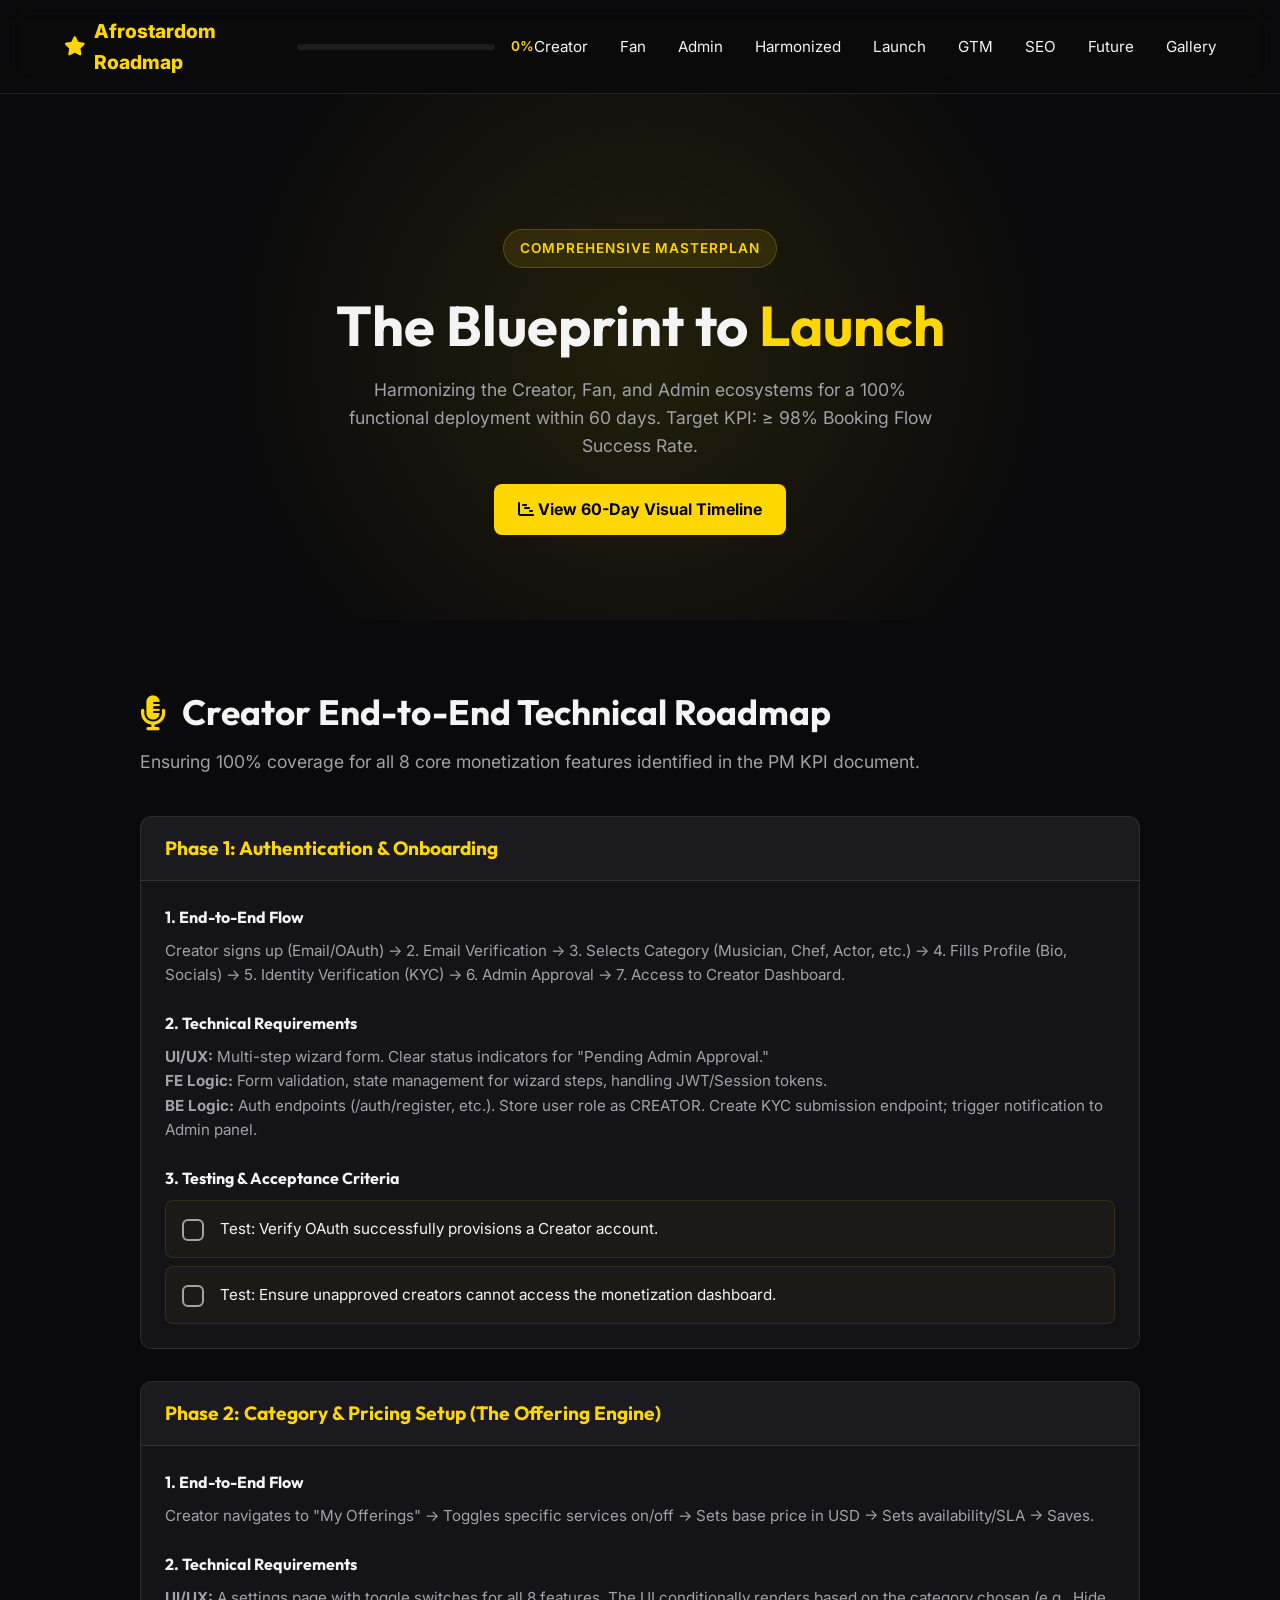
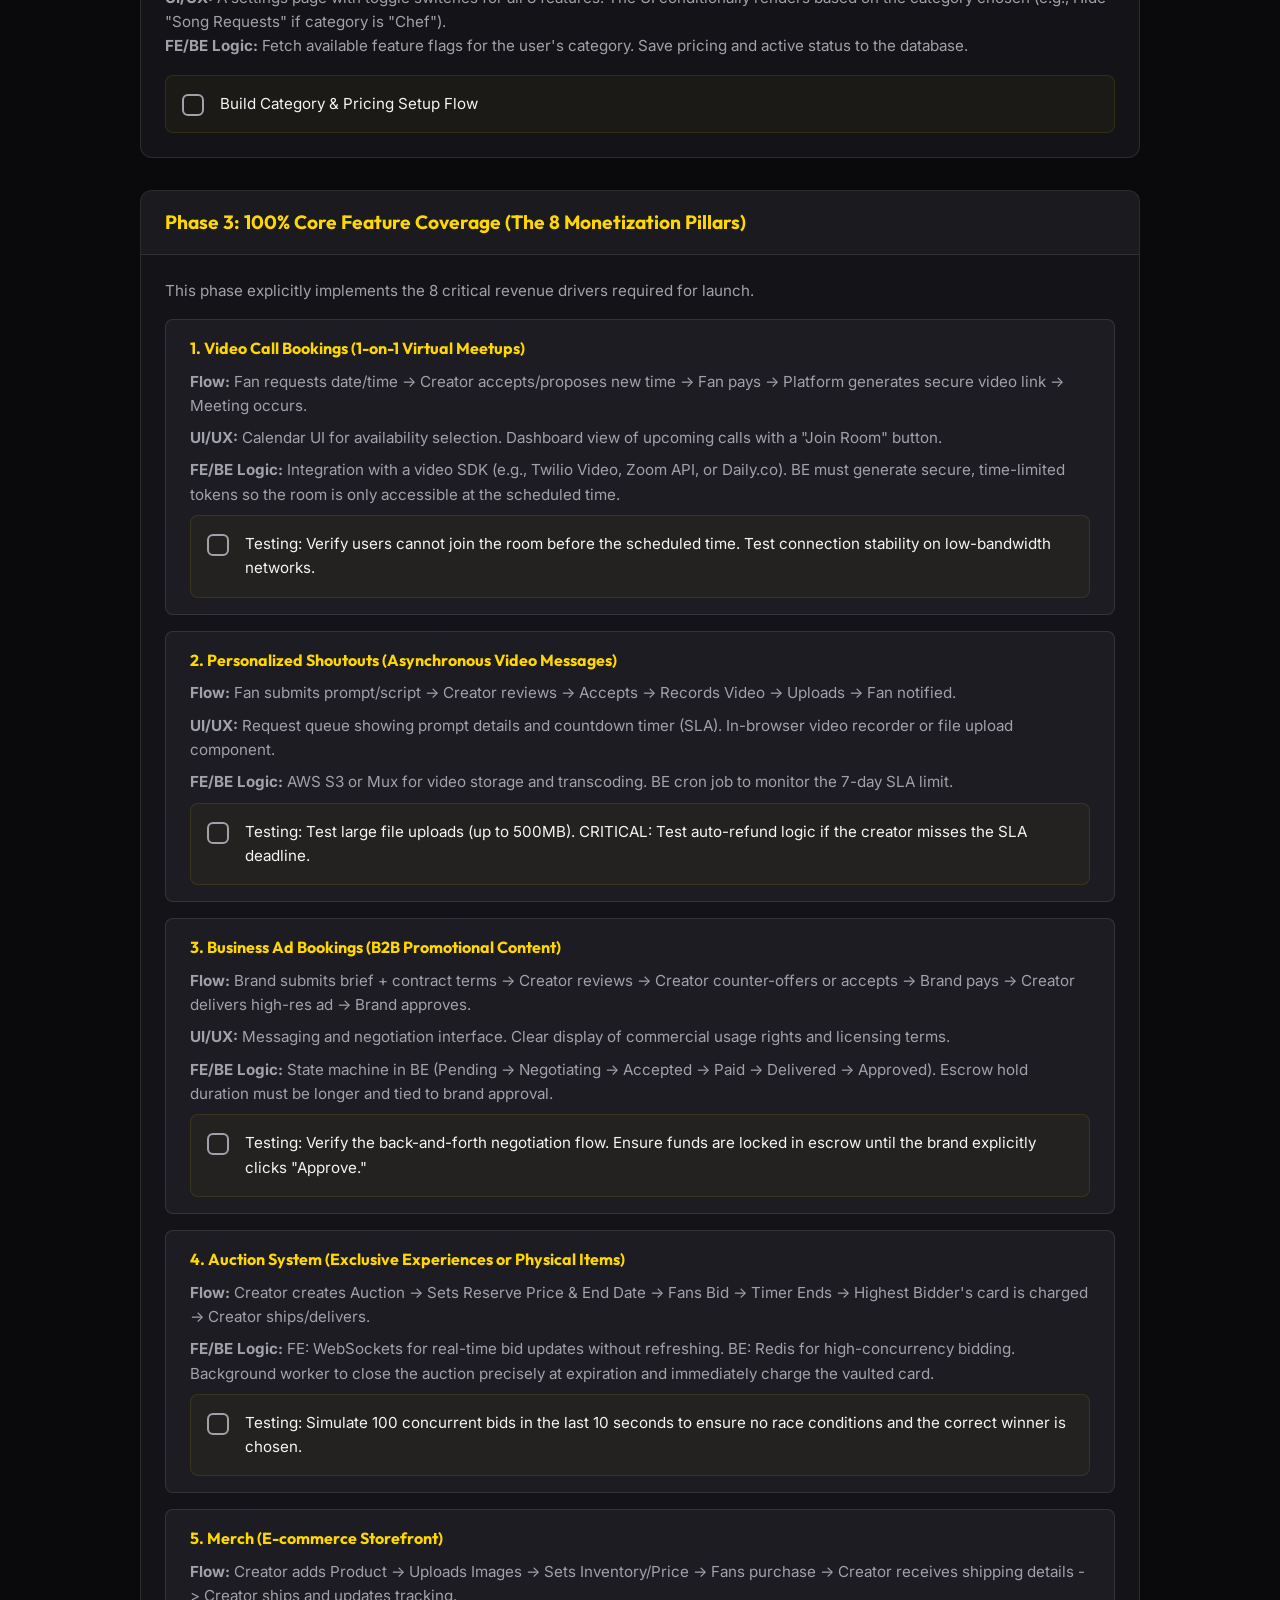
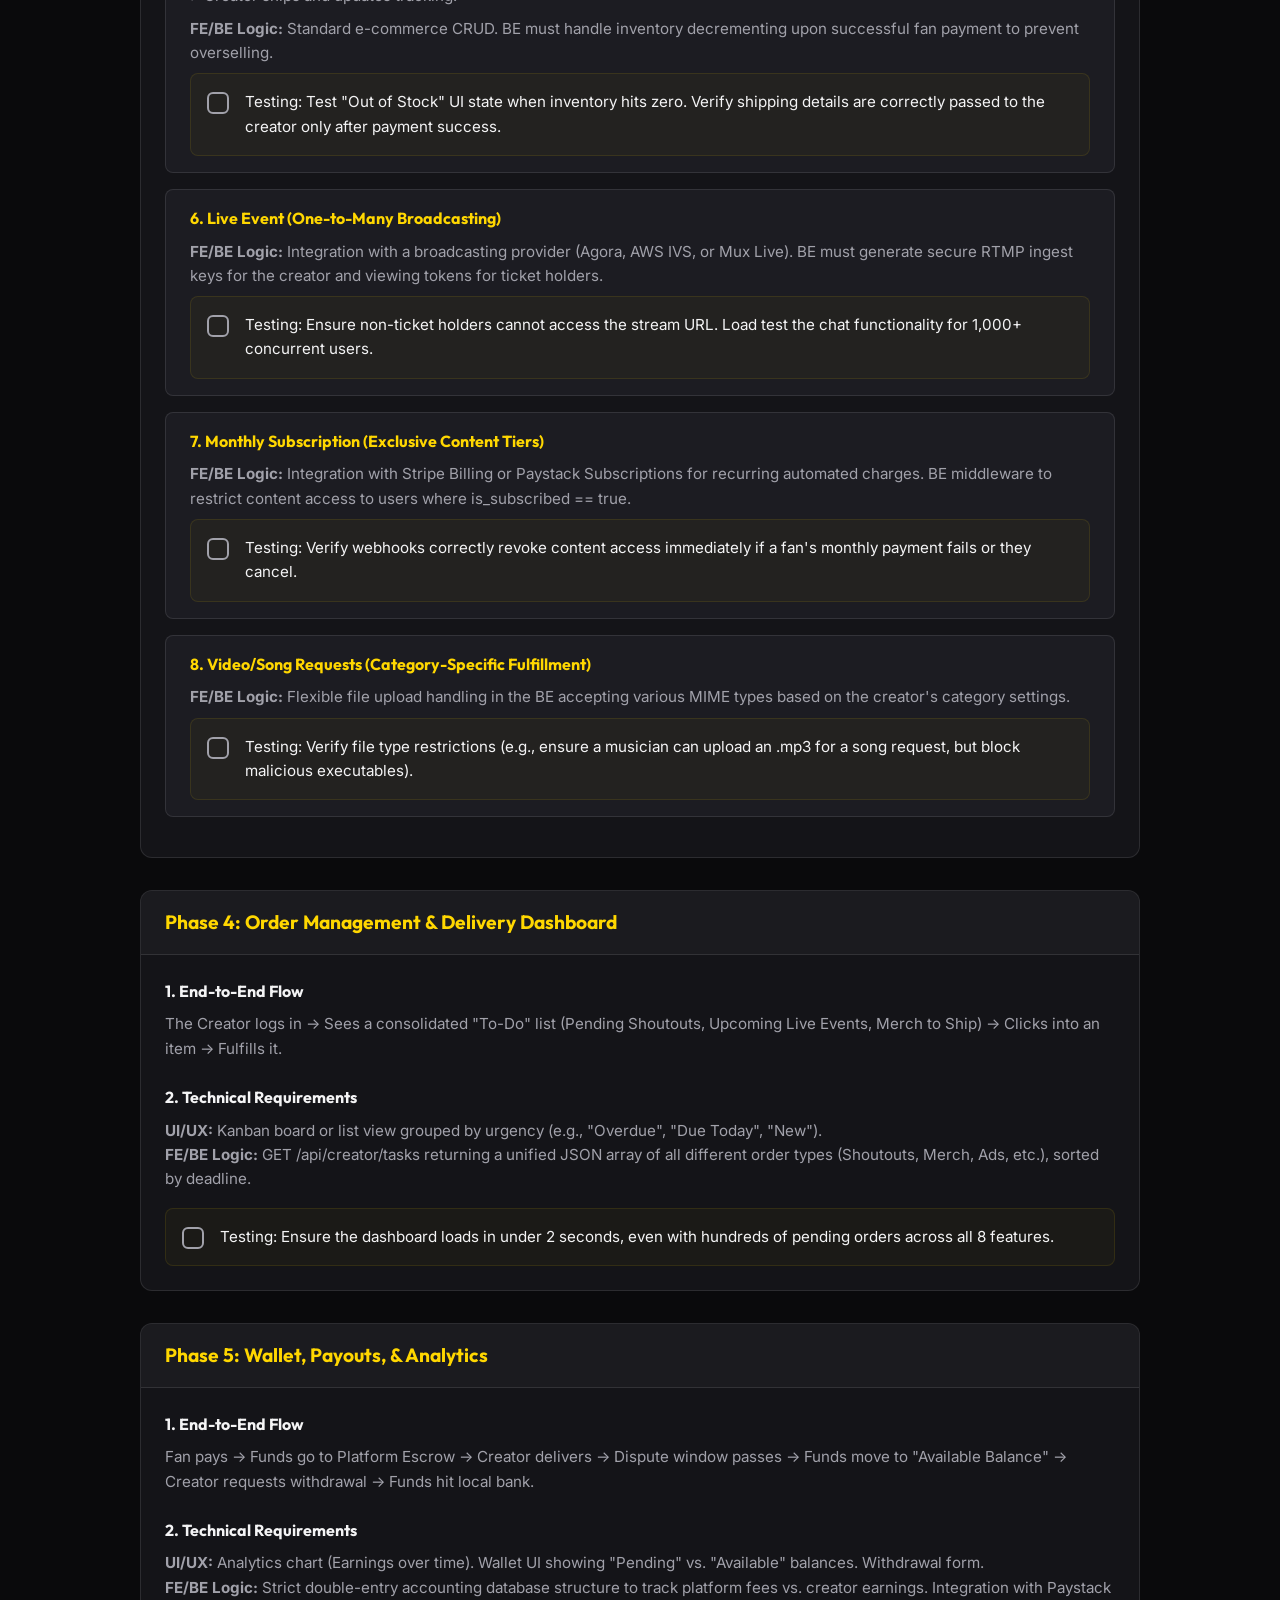
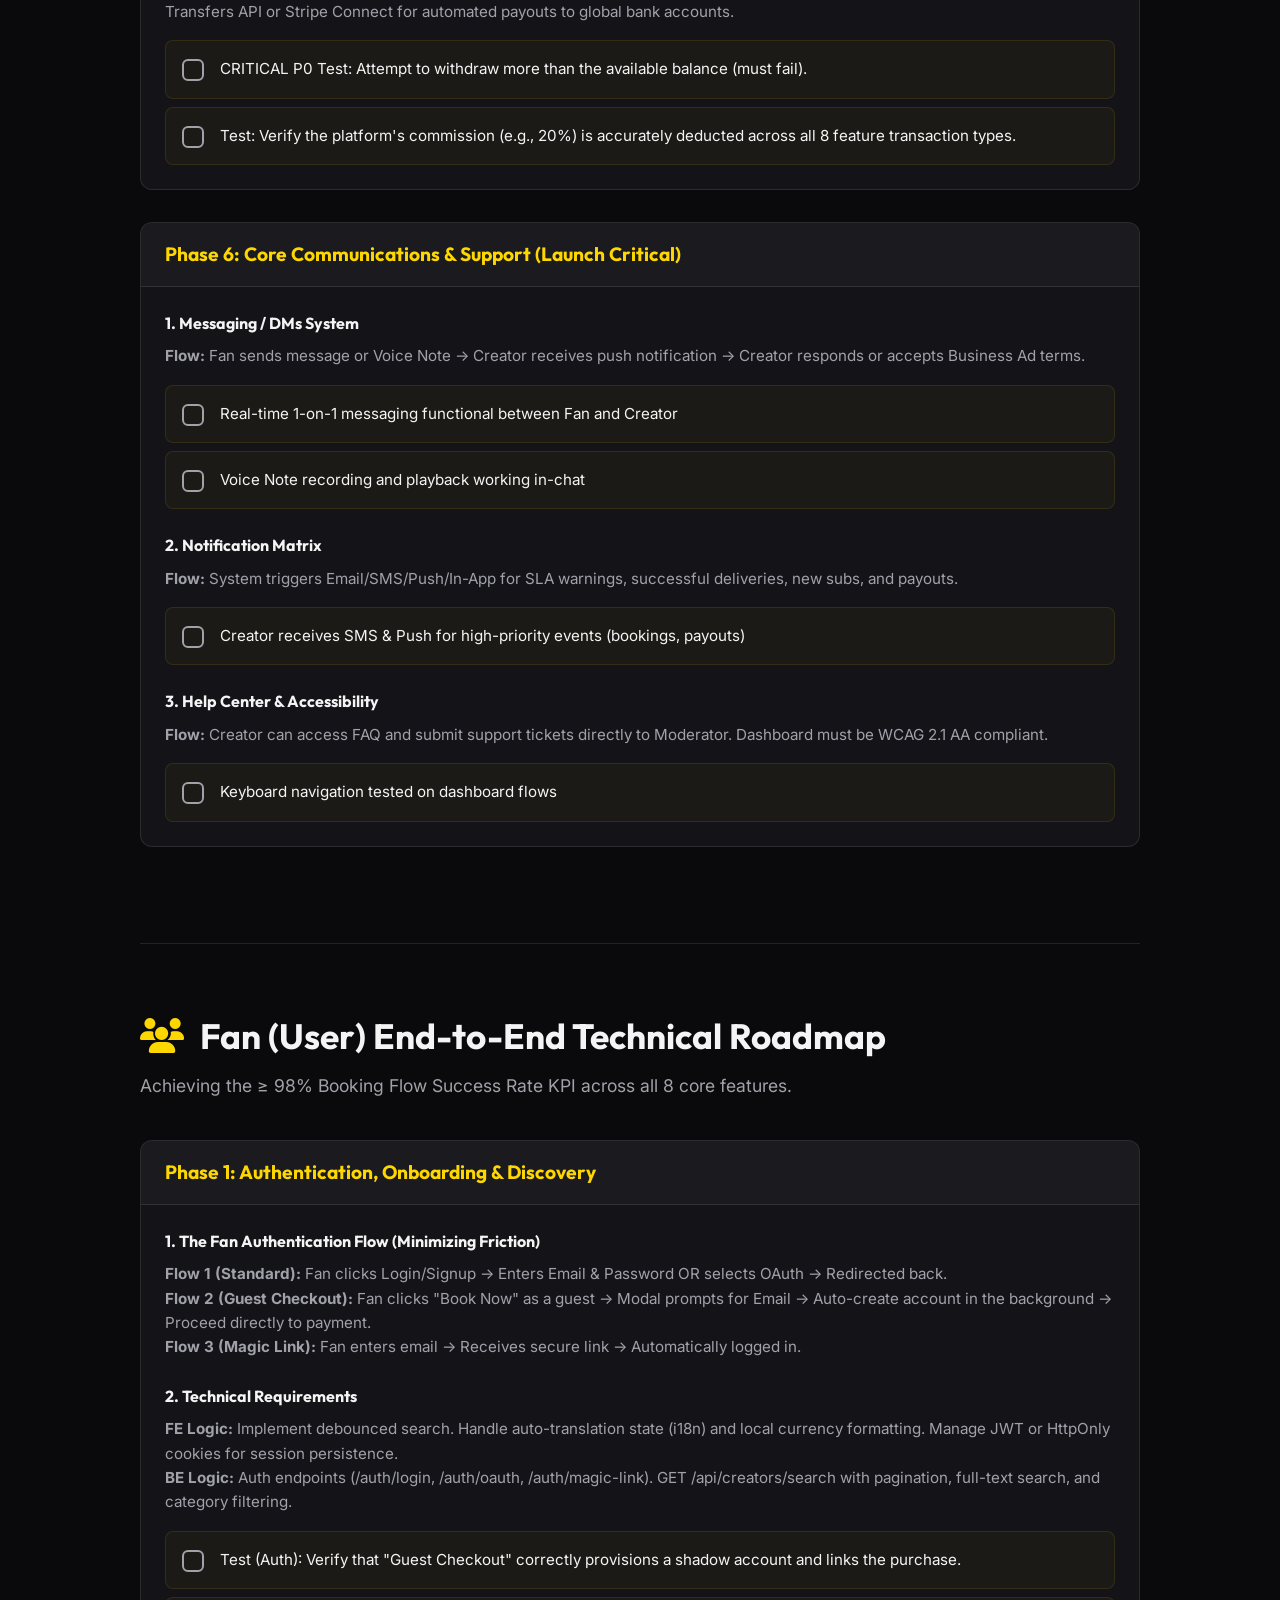
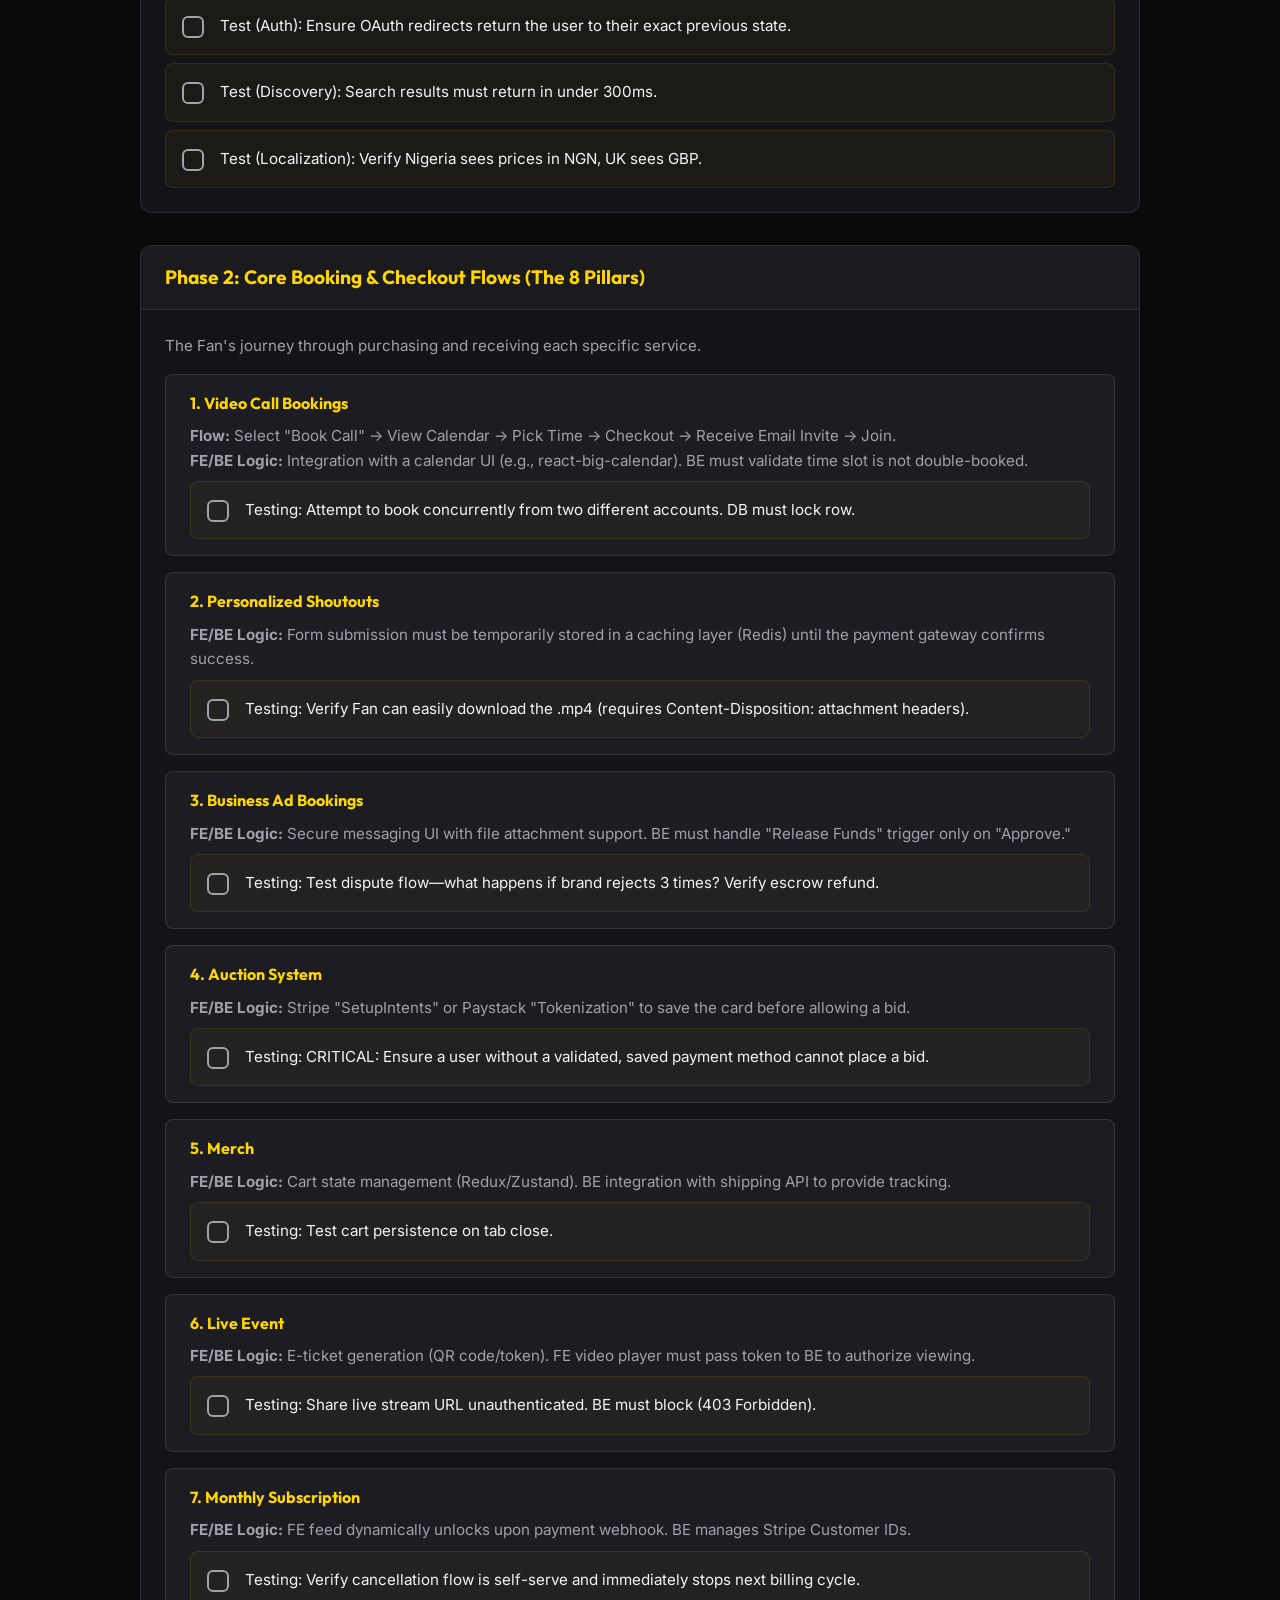
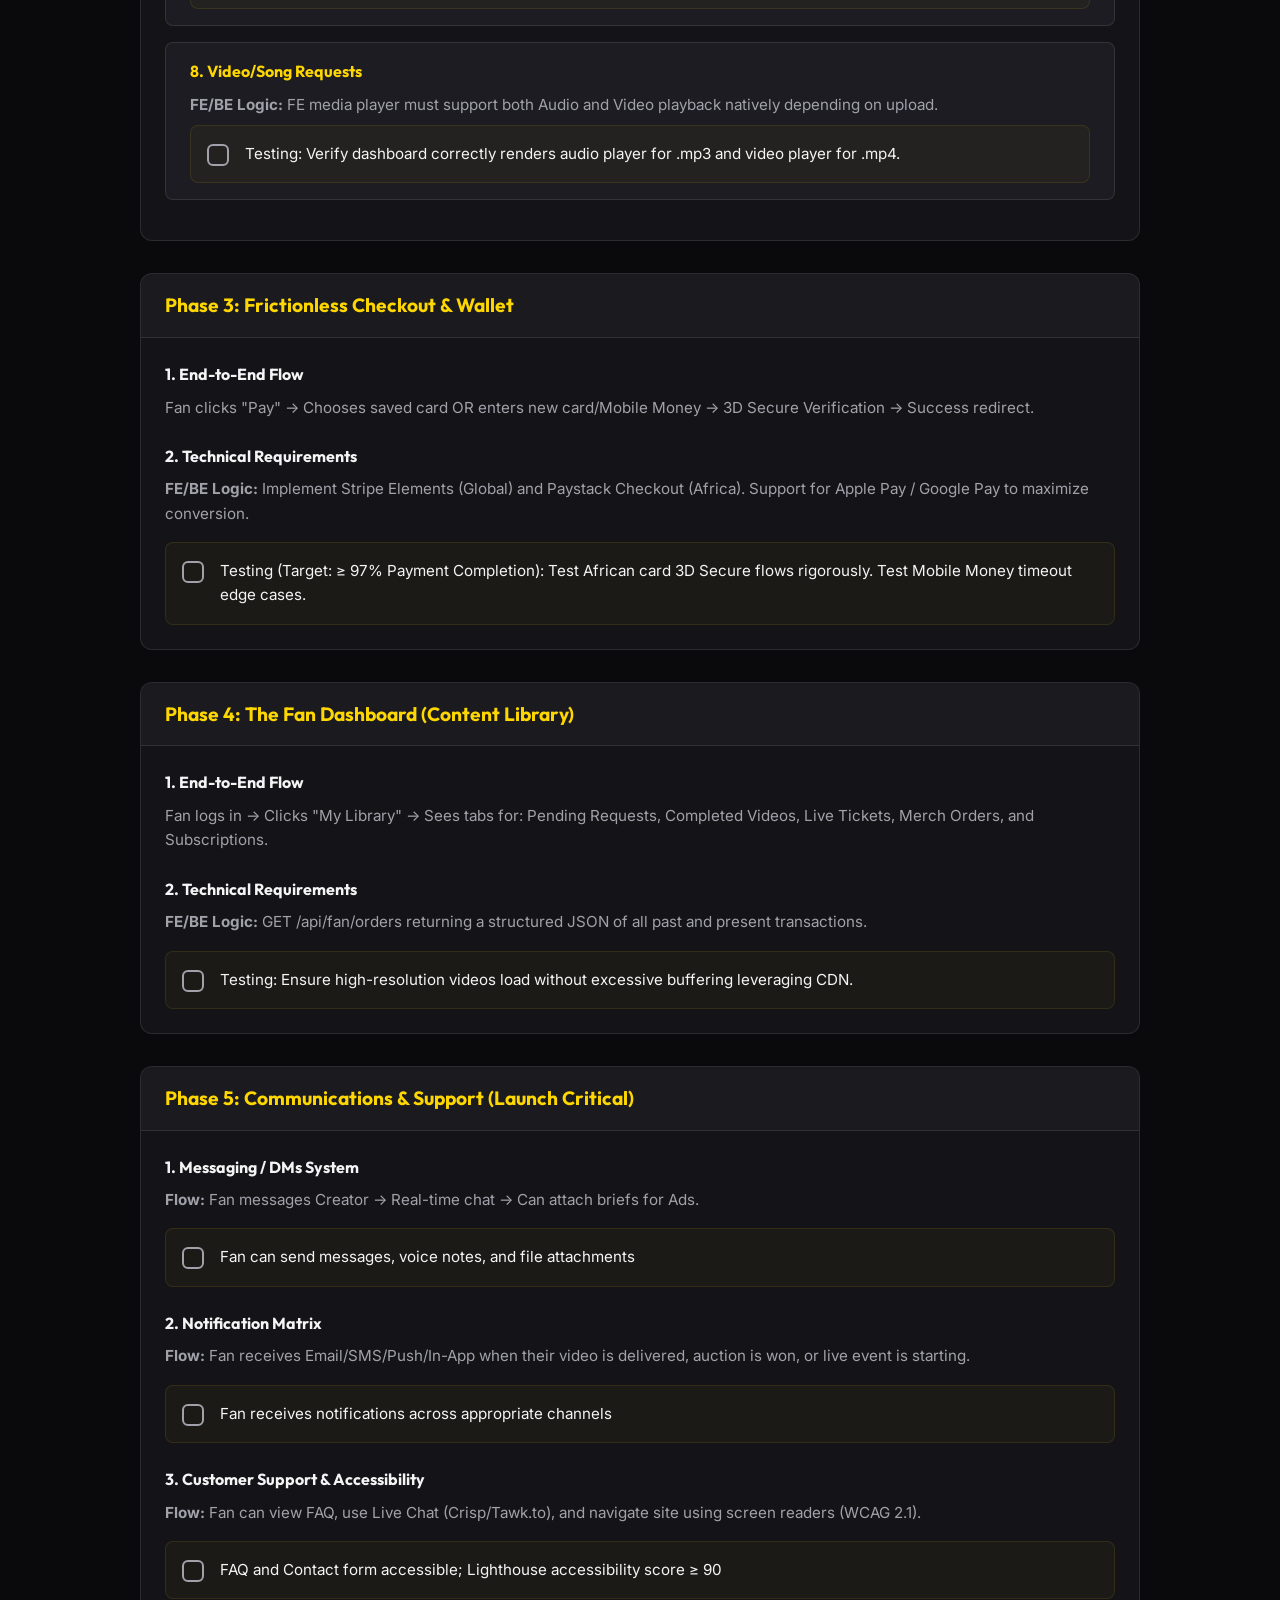
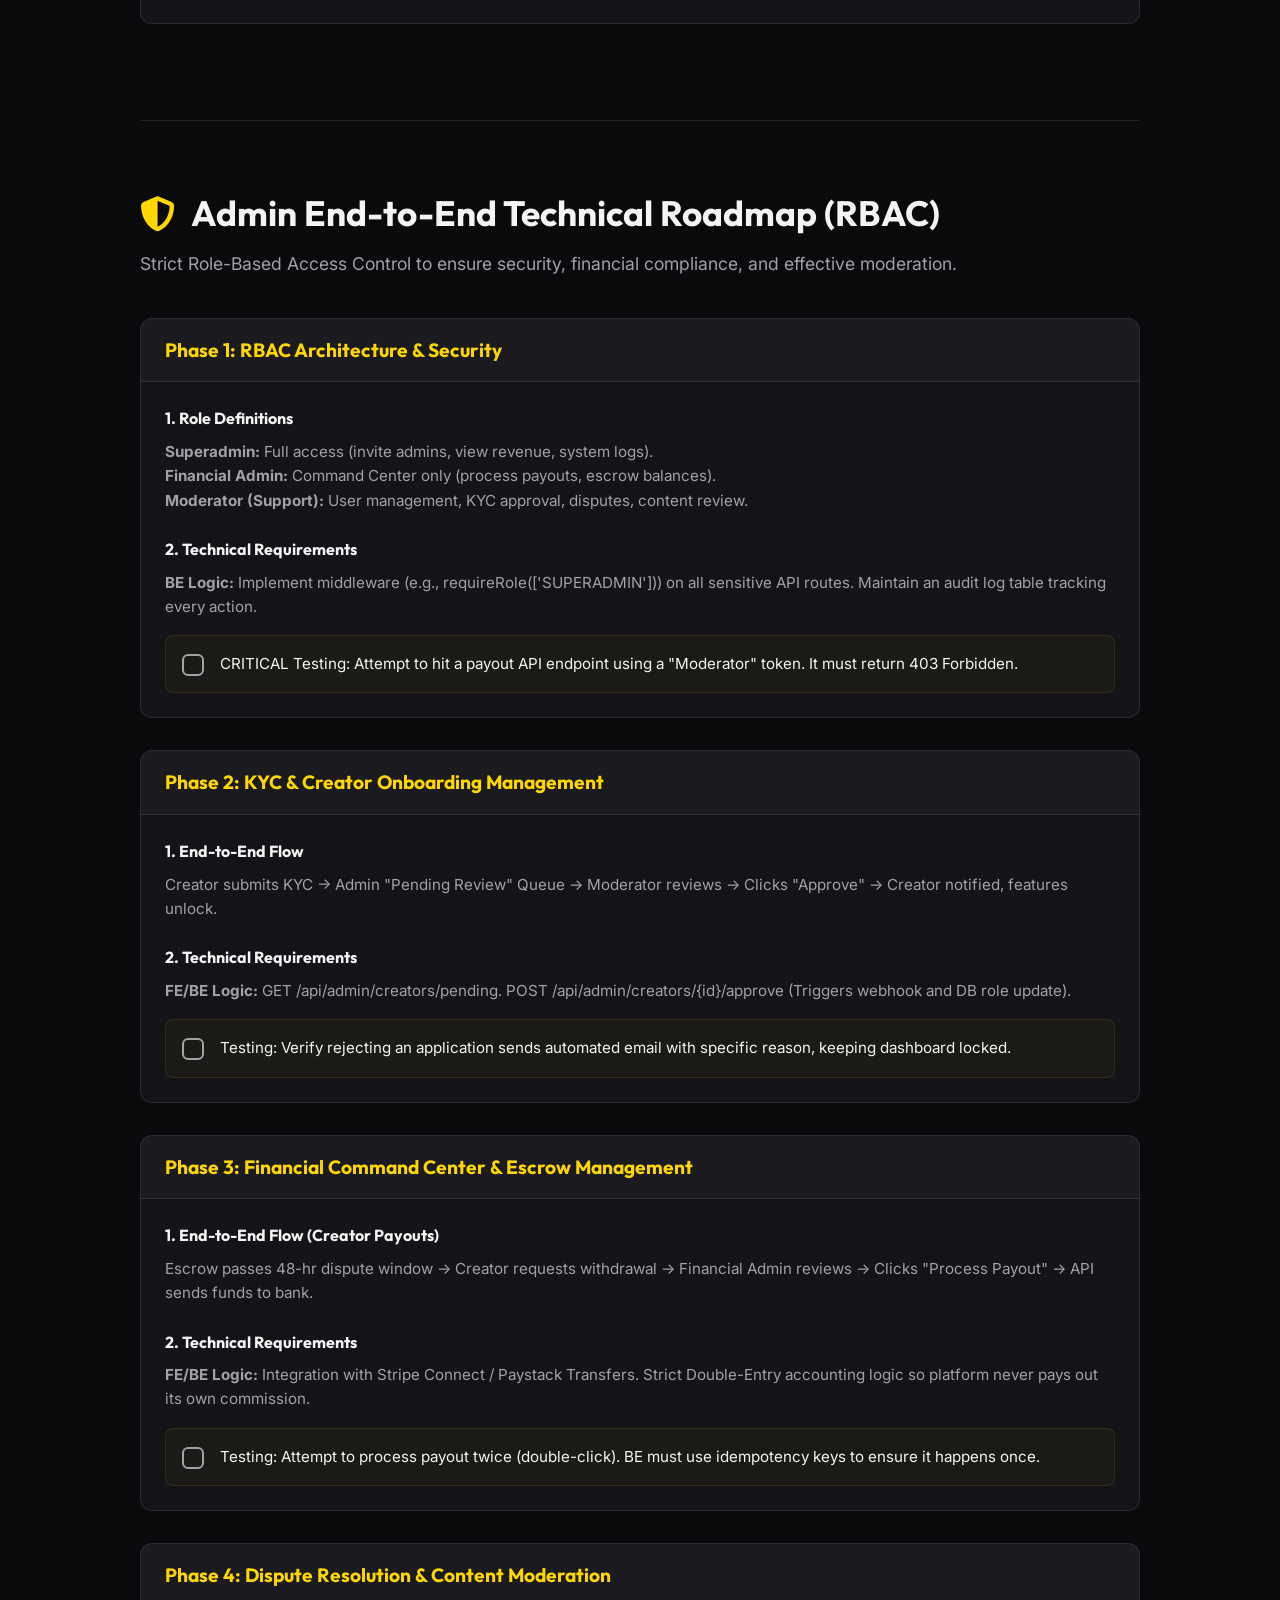
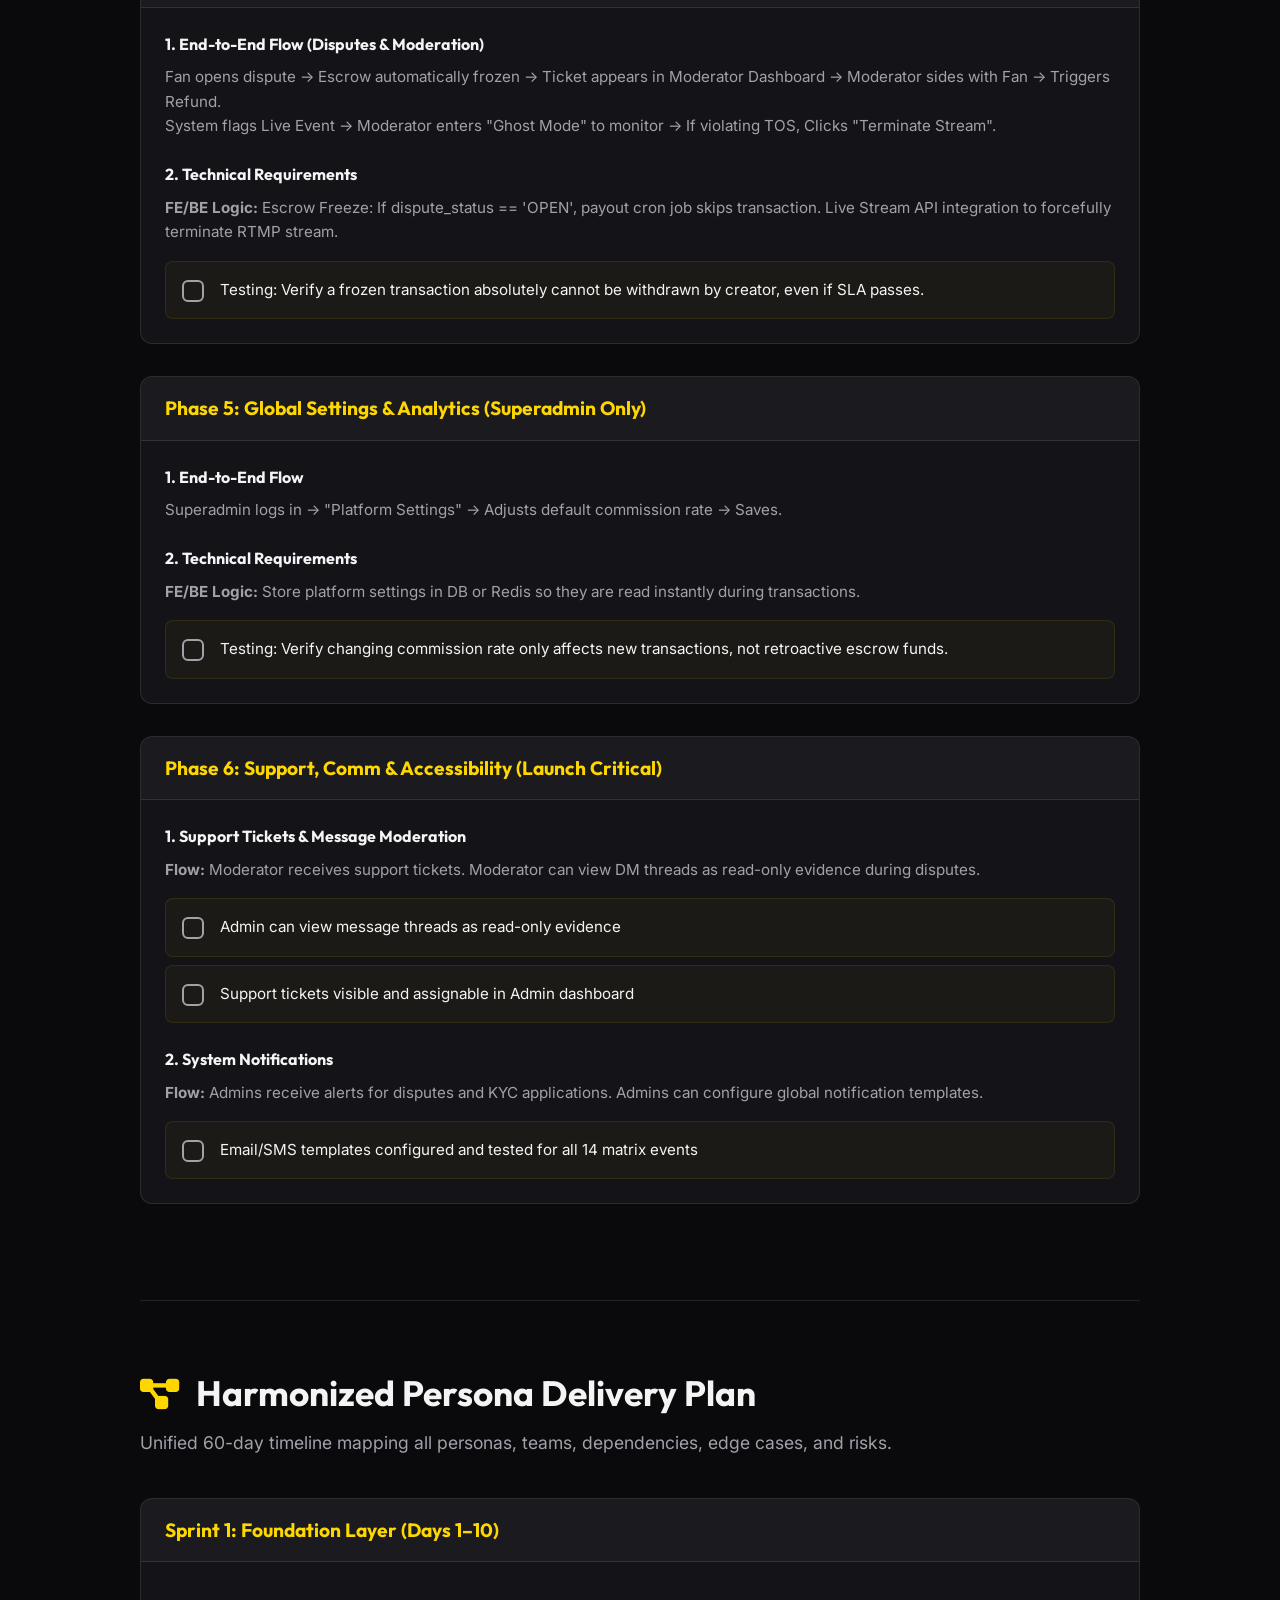
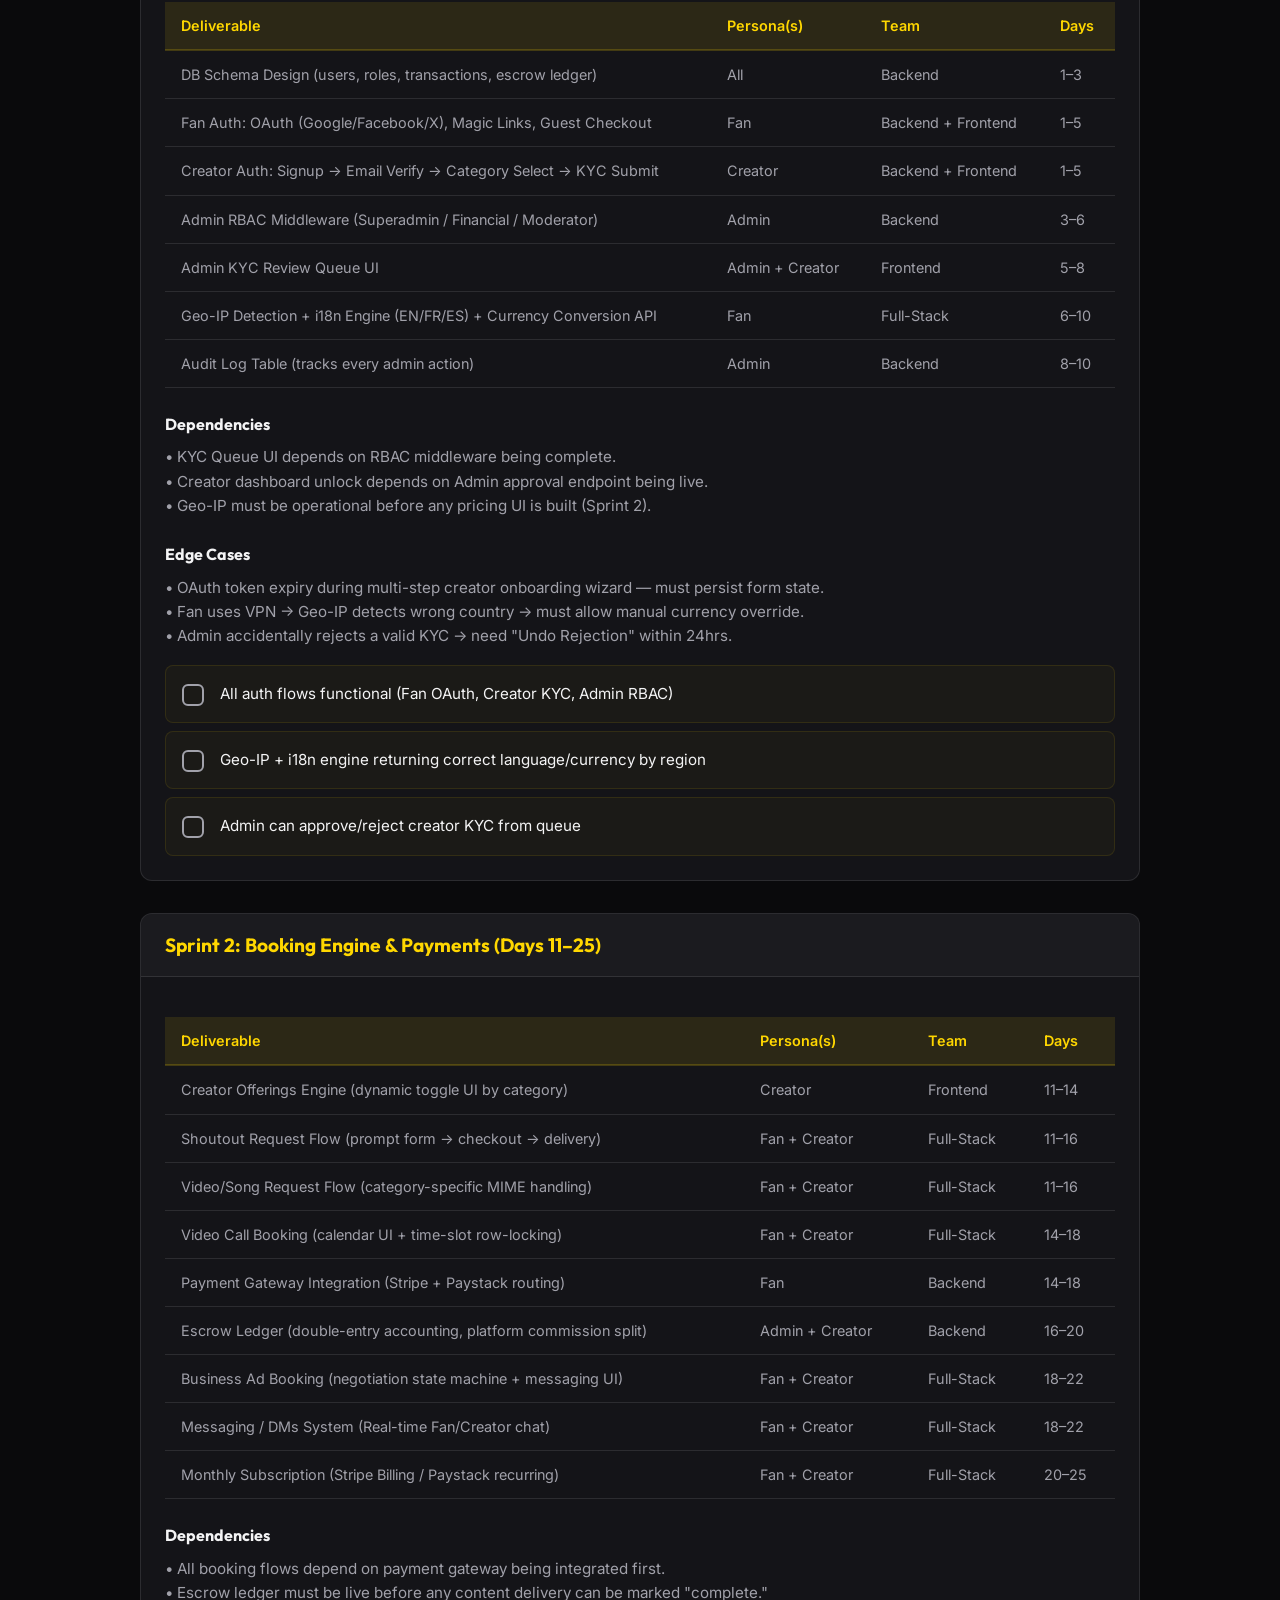
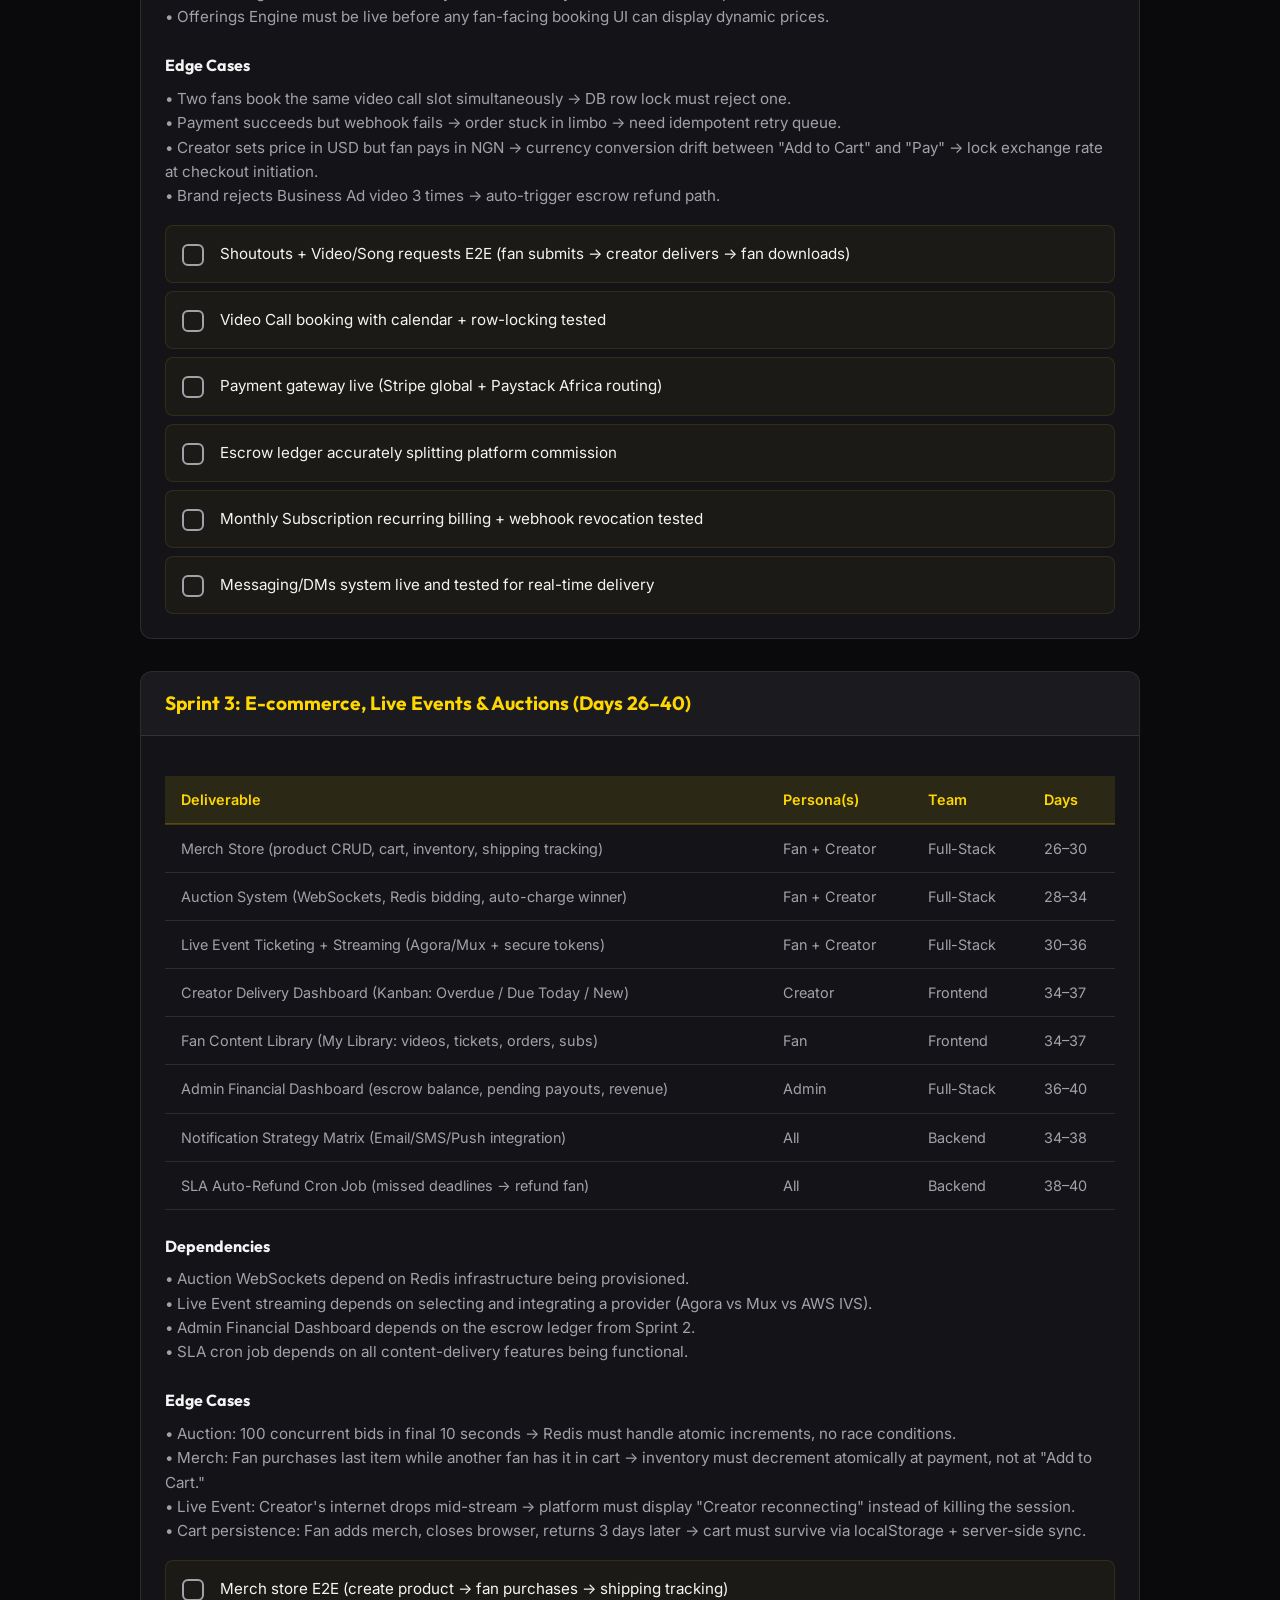
<file: index.html>
<!DOCTYPE html>
<html lang="en">

<head>
    <meta charset="UTF-8">
    <meta name="viewport" content="width=device-width, initial-scale=1.0">
    <title>Afrostardom | Comprehensive Technical Roadmap</title>
    <link rel="stylesheet" href="style.css">
    <link
        href="https://fonts.googleapis.com/css2?family=Outfit:wght@300;400;600;800&family=Inter:wght@400;500;600&display=swap"
        rel="stylesheet">
    <link rel="stylesheet" href="https://cdnjs.cloudflare.com/ajax/libs/font-awesome/6.4.0/css/all.min.css">
</head>

<body>
    <nav class="navbar">
        <div class="logo">
            <i class="fa-solid fa-star"></i> Afrostardom Roadmap
        </div>
        <div class="nav-progress">
            <div class="progress-bar-wrap-small">
                <div class="progress-bar" id="nav-progress-bar"></div>
            </div>
            <span id="nav-progress-text">0%</span>
        </div>
        <ul class="nav-links">
            <li><a href="#creator-plan">Creator</a></li>
            <li><a href="#fan-plan">Fan</a></li>
            <li><a href="#admin-plan">Admin</a></li>
            <li><a href="#harmonized-plan">Harmonized</a></li>
            <li><a href="#launch-plan">Launch</a></li>
            <li><a href="#gtm-plan">GTM</a></li>
            <li><a href="#seo-plan">SEO</a></li>
            <li><a href="#missing-features">Future</a></li>
            <li><a href="#gallery">Gallery</a></li>
        </ul>
    </nav>

    <header class="hero" id="overview">
        <div class="hero-content">
            <span class="badge">Comprehensive Masterplan</span>
            <h1>The Blueprint to <span class="highlight">Launch</span></h1>
            <p>Harmonizing the Creator, Fan, and Admin ecosystems for a 100% functional deployment within 60 days.
                Target KPI: ≥ 98% Booking Flow Success Rate.</p>
            <a href="visual-roadmap.html" class="primary-btn" style="display: inline-block; margin-top: 1.5rem; padding: 0.8rem 1.5rem; background: var(--primary); color: #000; font-weight: 700; border-radius: 8px; text-decoration: none;"><i class="fa-solid fa-chart-gantt"></i> View 60-Day Visual Timeline</a>
        </div>
    </header>

    <main class="container">

        <!-- CREATOR PLAN -->
        <section class="section plan-section" id="creator-plan">
            <h2 class="section-title"><i class="fa-solid fa-microphone-lines highlight"></i> Creator End-to-End
                Technical Roadmap</h2>
            <p class="section-subtitle">Ensuring 100% coverage for all 8 core monetization features identified in the PM
                KPI document.</p>

            <div class="phase-card">
                <h3>Phase 1: Authentication & Onboarding</h3>
                <div class="details">
                    <h4>1. End-to-End Flow</h4>
                    <p>Creator signs up (Email/OAuth) -> 2. Email Verification -> 3. Selects Category (Musician, Chef,
                        Actor, etc.) -> 4. Fills Profile (Bio, Socials) -> 5. Identity Verification (KYC) -> 6. Admin
                        Approval -> 7. Access to Creator Dashboard.</p>
                    <h4>2. Technical Requirements</h4>
                    <p><strong>UI/UX:</strong> Multi-step wizard form. Clear status indicators for "Pending Admin
                        Approval."<br>
                        <strong>FE Logic:</strong> Form validation, state management for wizard steps, handling
                        JWT/Session tokens.<br>
                        <strong>BE Logic:</strong> Auth endpoints (/auth/register, etc.). Store user role as CREATOR.
                        Create KYC submission endpoint; trigger notification to Admin panel.
                    </p>
                    <h4>3. Testing & Acceptance Criteria</h4>
                    <label class="task"><input type="checkbox" data-id="c_1_1"><span class="custom-cb"></span> Test:
                        Verify OAuth successfully provisions a Creator account.</label>
                    <label class="task"><input type="checkbox" data-id="c_1_2"><span class="custom-cb"></span> Test:
                        Ensure unapproved creators cannot access the monetization dashboard.</label>
                </div>
            </div>

            <div class="phase-card">
                <h3>Phase 2: Category & Pricing Setup (The Offering Engine)</h3>
                <div class="details">
                    <h4>1. End-to-End Flow</h4>
                    <p>Creator navigates to "My Offerings" -> Toggles specific services on/off -> Sets base price in USD
                        -> Sets availability/SLA -> Saves.</p>
                    <h4>2. Technical Requirements</h4>
                    <p><strong>UI/UX:</strong> A settings page with toggle switches for all 8 features. The UI
                        conditionally renders based on the category chosen (e.g., Hide "Song Requests" if category is
                        "Chef").<br>
                        <strong>FE/BE Logic:</strong> Fetch available feature flags for the user's category. Save
                        pricing and active status to the database.
                    </p>
                    <label class="task"><input type="checkbox" data-id="c_2_1"><span class="custom-cb"></span> Build
                        Category & Pricing Setup Flow</label>
                </div>
            </div>

            <div class="phase-card">
                <h3>Phase 3: 100% Core Feature Coverage (The 8 Monetization Pillars)</h3>
                <div class="details">
                    <p>This phase explicitly implements the 8 critical revenue drivers required for launch.</p>

                    <div class="feature-block">
                        <h4>1. Video Call Bookings (1-on-1 Virtual Meetups)</h4>
                        <p><strong>Flow:</strong> Fan requests date/time -> Creator accepts/proposes new time -> Fan
                            pays -> Platform generates secure video link -> Meeting occurs.</p>
                        <p><strong>UI/UX:</strong> Calendar UI for availability selection. Dashboard view of upcoming
                            calls with a "Join Room" button.</p>
                        <p><strong>FE/BE Logic:</strong> Integration with a video SDK (e.g., Twilio Video, Zoom API, or
                            Daily.co). BE must generate secure, time-limited tokens so the room is only accessible at
                            the scheduled time.</p>
                        <label class="task"><input type="checkbox" data-id="c_3_1"><span class="custom-cb"></span>
                            Testing: Verify users cannot join the room before the scheduled time. Test connection
                            stability on low-bandwidth networks.</label>
                    </div>

                    <div class="feature-block">
                        <h4>2. Personalized Shoutouts (Asynchronous Video Messages)</h4>
                        <p><strong>Flow:</strong> Fan submits prompt/script -> Creator reviews -> Accepts -> Records
                            Video -> Uploads -> Fan notified.</p>
                        <p><strong>UI/UX:</strong> Request queue showing prompt details and countdown timer (SLA).
                            In-browser video recorder or file upload component.</p>
                        <p><strong>FE/BE Logic:</strong> AWS S3 or Mux for video storage and transcoding. BE cron job to
                            monitor the 7-day SLA limit.</p>
                        <label class="task"><input type="checkbox" data-id="c_3_2"><span class="custom-cb"></span>
                            Testing: Test large file uploads (up to 500MB). CRITICAL: Test auto-refund logic if the
                            creator misses the SLA deadline.</label>
                    </div>

                    <div class="feature-block">
                        <h4>3. Business Ad Bookings (B2B Promotional Content)</h4>
                        <p><strong>Flow:</strong> Brand submits brief + contract terms -> Creator reviews -> Creator
                            counter-offers or accepts -> Brand pays -> Creator delivers high-res ad -> Brand approves.
                        </p>
                        <p><strong>UI/UX:</strong> Messaging and negotiation interface. Clear display of commercial
                            usage rights and licensing terms.</p>
                        <p><strong>FE/BE Logic:</strong> State machine in BE (Pending -> Negotiating -> Accepted -> Paid
                            -> Delivered -> Approved). Escrow hold duration must be longer and tied to brand approval.
                        </p>
                        <label class="task"><input type="checkbox" data-id="c_3_3"><span class="custom-cb"></span>
                            Testing: Verify the back-and-forth negotiation flow. Ensure funds are locked in escrow until
                            the brand explicitly clicks "Approve."</label>
                    </div>

                    <div class="feature-block">
                        <h4>4. Auction System (Exclusive Experiences or Physical Items)</h4>
                        <p><strong>Flow:</strong> Creator creates Auction -> Sets Reserve Price & End Date -> Fans Bid
                            -> Timer Ends -> Highest Bidder's card is charged -> Creator ships/delivers.</p>
                        <p><strong>FE/BE Logic:</strong> FE: WebSockets for real-time bid updates without refreshing.
                            BE: Redis for high-concurrency bidding. Background worker to close the auction precisely at
                            expiration and immediately charge the vaulted card.</p>
                        <label class="task"><input type="checkbox" data-id="c_3_4"><span class="custom-cb"></span>
                            Testing: Simulate 100 concurrent bids in the last 10 seconds to ensure no race conditions
                            and the correct winner is chosen.</label>
                    </div>

                    <div class="feature-block">
                        <h4>5. Merch (E-commerce Storefront)</h4>
                        <p><strong>Flow:</strong> Creator adds Product -> Uploads Images -> Sets Inventory/Price -> Fans
                            purchase -> Creator receives shipping details -> Creator ships and updates tracking.</p>
                        <p><strong>FE/BE Logic:</strong> Standard e-commerce CRUD. BE must handle inventory decrementing
                            upon successful fan payment to prevent overselling.</p>
                        <label class="task"><input type="checkbox" data-id="c_3_5"><span class="custom-cb"></span>
                            Testing: Test "Out of Stock" UI state when inventory hits zero. Verify shipping details are
                            correctly passed to the creator only after payment success.</label>
                    </div>

                    <div class="feature-block">
                        <h4>6. Live Event (One-to-Many Broadcasting)</h4>
                        <p><strong>FE/BE Logic:</strong> Integration with a broadcasting provider (Agora, AWS IVS, or
                            Mux Live). BE must generate secure RTMP ingest keys for the creator and viewing tokens for
                            ticket holders.</p>
                        <label class="task"><input type="checkbox" data-id="c_3_6"><span class="custom-cb"></span>
                            Testing: Ensure non-ticket holders cannot access the stream URL. Load test the chat
                            functionality for 1,000+ concurrent users.</label>
                    </div>

                    <div class="feature-block">
                        <h4>7. Monthly Subscription (Exclusive Content Tiers)</h4>
                        <p><strong>FE/BE Logic:</strong> Integration with Stripe Billing or Paystack Subscriptions for
                            recurring automated charges. BE middleware to restrict content access to users where
                            is_subscribed == true.</p>
                        <label class="task"><input type="checkbox" data-id="c_3_7"><span class="custom-cb"></span>
                            Testing: Verify webhooks correctly revoke content access immediately if a fan's monthly
                            payment fails or they cancel.</label>
                    </div>

                    <div class="feature-block">
                        <h4>8. Video/Song Requests (Category-Specific Fulfillment)</h4>
                        <p><strong>FE/BE Logic:</strong> Flexible file upload handling in the BE accepting various MIME
                            types based on the creator's category settings.</p>
                        <label class="task"><input type="checkbox" data-id="c_3_8"><span class="custom-cb"></span>
                            Testing: Verify file type restrictions (e.g., ensure a musician can upload an .mp3 for a
                            song request, but block malicious executables).</label>
                    </div>
                </div>
            </div>

            <div class="phase-card">
                <h3>Phase 4: Order Management & Delivery Dashboard</h3>
                <div class="details">
                    <h4>1. End-to-End Flow</h4>
                    <p>The Creator logs in -> Sees a consolidated "To-Do" list (Pending Shoutouts, Upcoming Live Events,
                        Merch to Ship) -> Clicks into an item -> Fulfills it.</p>
                    <h4>2. Technical Requirements</h4>
                    <p><strong>UI/UX:</strong> Kanban board or list view grouped by urgency (e.g., "Overdue", "Due
                        Today", "New").<br>
                        <strong>FE/BE Logic:</strong> GET /api/creator/tasks returning a unified JSON array of all
                        different order types (Shoutouts, Merch, Ads, etc.), sorted by deadline.
                    </p>
                    <label class="task"><input type="checkbox" data-id="c_4_1"><span class="custom-cb"></span> Testing:
                        Ensure the dashboard loads in under 2 seconds, even with hundreds of pending orders across all 8
                        features.</label>
                </div>
            </div>

            <div class="phase-card">
                <h3>Phase 5: Wallet, Payouts, & Analytics</h3>
                <div class="details">
                    <h4>1. End-to-End Flow</h4>
                    <p>Fan pays -> Funds go to Platform Escrow -> Creator delivers -> Dispute window passes -> Funds
                        move to "Available Balance" -> Creator requests withdrawal -> Funds hit local bank.</p>
                    <h4>2. Technical Requirements</h4>
                    <p><strong>UI/UX:</strong> Analytics chart (Earnings over time). Wallet UI showing "Pending" vs.
                        "Available" balances. Withdrawal form.<br>
                        <strong>FE/BE Logic:</strong> Strict double-entry accounting database structure to track
                        platform fees vs. creator earnings. Integration with Paystack Transfers API or Stripe Connect
                        for automated payouts to global bank accounts.
                    </p>
                    <label class="task"><input type="checkbox" data-id="c_5_1"><span class="custom-cb"></span> CRITICAL
                        P0 Test: Attempt to withdraw more than the available balance (must fail).</label>
                    <label class="task"><input type="checkbox" data-id="c_5_2"><span class="custom-cb"></span> Test:
                        Verify the platform's commission (e.g., 20%) is accurately deducted across all 8 feature
                        transaction types.</label>
                </div>
            </div>
            <div class="phase-card">
                <h3>Phase 6: Core Communications & Support (Launch Critical)</h3>
                <div class="details">
                    <h4>1. Messaging / DMs System</h4>
                    <p><strong>Flow:</strong> Fan sends message or Voice Note -> Creator receives push notification -> Creator responds or accepts Business Ad terms.</p>
                    <label class="task"><input type="checkbox" data-id="c_6_1"><span class="custom-cb"></span> Real-time 1-on-1 messaging functional between Fan and Creator</label>
                    <label class="task"><input type="checkbox" data-id="c_6_2"><span class="custom-cb"></span> Voice Note recording and playback working in-chat</label>

                    <h4>2. Notification Matrix</h4>
                    <p><strong>Flow:</strong> System triggers Email/SMS/Push/In-App for SLA warnings, successful deliveries, new subs, and payouts.</p>
                    <label class="task"><input type="checkbox" data-id="c_6_3"><span class="custom-cb"></span> Creator receives SMS & Push for high-priority events (bookings, payouts)</label>

                    <h4>3. Help Center & Accessibility</h4>
                    <p><strong>Flow:</strong> Creator can access FAQ and submit support tickets directly to Moderator. Dashboard must be WCAG 2.1 AA compliant.</p>
                    <label class="task"><input type="checkbox" data-id="c_6_4"><span class="custom-cb"></span> Keyboard navigation tested on dashboard flows</label>
                </div>
            </div>
        </section>

        <!-- FAN PLAN -->
        <section class="section plan-section" id="fan-plan">
            <h2 class="section-title"><i class="fa-solid fa-users highlight"></i> Fan (User) End-to-End Technical
                Roadmap</h2>
            <p class="section-subtitle">Achieving the ≥ 98% Booking Flow Success Rate KPI across all 8 core features.
            </p>

            <div class="phase-card">
                <h3>Phase 1: Authentication, Onboarding & Discovery</h3>
                <div class="details">
                    <h4>1. The Fan Authentication Flow (Minimizing Friction)</h4>
                    <p><strong>Flow 1 (Standard):</strong> Fan clicks Login/Signup -> Enters Email & Password OR selects
                        OAuth -> Redirected back.<br>
                        <strong>Flow 2 (Guest Checkout):</strong> Fan clicks "Book Now" as a guest -> Modal prompts for
                        Email -> Auto-create account in the background -> Proceed directly to payment.<br>
                        <strong>Flow 3 (Magic Link):</strong> Fan enters email -> Receives secure link -> Automatically
                        logged in.
                    </p>
                    <h4>2. Technical Requirements</h4>
                    <p><strong>FE Logic:</strong> Implement debounced search. Handle auto-translation state (i18n) and
                        local currency formatting. Manage JWT or HttpOnly cookies for session persistence.<br>
                        <strong>BE Logic:</strong> Auth endpoints (/auth/login, /auth/oauth, /auth/magic-link). GET
                        /api/creators/search with pagination, full-text search, and category filtering.
                    </p>
                    <label class="task"><input type="checkbox" data-id="f_1_1"><span class="custom-cb"></span> Test
                        (Auth): Verify that "Guest Checkout" correctly provisions a shadow account and links the
                        purchase.</label>
                    <label class="task"><input type="checkbox" data-id="f_1_2"><span class="custom-cb"></span> Test
                        (Auth): Ensure OAuth redirects return the user to their exact previous state.</label>
                    <label class="task"><input type="checkbox" data-id="f_1_3"><span class="custom-cb"></span> Test
                        (Discovery): Search results must return in under 300ms.</label>
                    <label class="task"><input type="checkbox" data-id="f_1_4"><span class="custom-cb"></span> Test
                        (Localization): Verify Nigeria sees prices in NGN, UK sees GBP.</label>
                </div>
            </div>

            <div class="phase-card">
                <h3>Phase 2: Core Booking & Checkout Flows (The 8 Pillars)</h3>
                <div class="details">
                    <p>The Fan's journey through purchasing and receiving each specific service.</p>

                    <div class="feature-block">
                        <h4>1. Video Call Bookings</h4>
                        <p><strong>Flow:</strong> Select "Book Call" -> View Calendar -> Pick Time -> Checkout ->
                            Receive Email Invite -> Join.<br>
                            <strong>FE/BE Logic:</strong> Integration with a calendar UI (e.g., react-big-calendar). BE
                            must validate time slot is not double-booked.
                        </p>
                        <label class="task"><input type="checkbox" data-id="f_2_1"><span class="custom-cb"></span>
                            Testing: Attempt to book concurrently from two different accounts. DB must lock row.</label>
                    </div>

                    <div class="feature-block">
                        <h4>2. Personalized Shoutouts</h4>
                        <p><strong>FE/BE Logic:</strong> Form submission must be temporarily stored in a caching layer
                            (Redis) until the payment gateway confirms success.</p>
                        <label class="task"><input type="checkbox" data-id="f_2_2"><span class="custom-cb"></span>
                            Testing: Verify Fan can easily download the .mp4 (requires Content-Disposition: attachment
                            headers).</label>
                    </div>

                    <div class="feature-block">
                        <h4>3. Business Ad Bookings</h4>
                        <p><strong>FE/BE Logic:</strong> Secure messaging UI with file attachment support. BE must
                            handle "Release Funds" trigger only on "Approve."</p>
                        <label class="task"><input type="checkbox" data-id="f_2_3"><span class="custom-cb"></span>
                            Testing: Test dispute flow—what happens if brand rejects 3 times? Verify escrow
                            refund.</label>
                    </div>

                    <div class="feature-block">
                        <h4>4. Auction System</h4>
                        <p><strong>FE/BE Logic:</strong> Stripe "SetupIntents" or Paystack "Tokenization" to save the
                            card before allowing a bid.</p>
                        <label class="task"><input type="checkbox" data-id="f_2_4"><span class="custom-cb"></span>
                            Testing: CRITICAL: Ensure a user without a validated, saved payment method cannot place a
                            bid.</label>
                    </div>

                    <div class="feature-block">
                        <h4>5. Merch</h4>
                        <p><strong>FE/BE Logic:</strong> Cart state management (Redux/Zustand). BE integration with
                            shipping API to provide tracking.</p>
                        <label class="task"><input type="checkbox" data-id="f_2_5"><span class="custom-cb"></span>
                            Testing: Test cart persistence on tab close.</label>
                    </div>

                    <div class="feature-block">
                        <h4>6. Live Event</h4>
                        <p><strong>FE/BE Logic:</strong> E-ticket generation (QR code/token). FE video player must pass
                            token to BE to authorize viewing.</p>
                        <label class="task"><input type="checkbox" data-id="f_2_6"><span class="custom-cb"></span>
                            Testing: Share live stream URL unauthenticated. BE must block (403 Forbidden).</label>
                    </div>

                    <div class="feature-block">
                        <h4>7. Monthly Subscription</h4>
                        <p><strong>FE/BE Logic:</strong> FE feed dynamically unlocks upon payment webhook. BE manages
                            Stripe Customer IDs.</p>
                        <label class="task"><input type="checkbox" data-id="f_2_7"><span class="custom-cb"></span>
                            Testing: Verify cancellation flow is self-serve and immediately stops next billing
                            cycle.</label>
                    </div>

                    <div class="feature-block">
                        <h4>8. Video/Song Requests</h4>
                        <p><strong>FE/BE Logic:</strong> FE media player must support both Audio and Video playback
                            natively depending on upload.</p>
                        <label class="task"><input type="checkbox" data-id="f_2_8"><span class="custom-cb"></span>
                            Testing: Verify dashboard correctly renders audio player for .mp3 and video player for
                            .mp4.</label>
                    </div>
                </div>
            </div>

            <div class="phase-card">
                <h3>Phase 3: Frictionless Checkout & Wallet</h3>
                <div class="details">
                    <h4>1. End-to-End Flow</h4>
                    <p>Fan clicks "Pay" -> Chooses saved card OR enters new card/Mobile Money -> 3D Secure Verification
                        -> Success redirect.</p>
                    <h4>2. Technical Requirements</h4>
                    <p><strong>FE/BE Logic:</strong> Implement Stripe Elements (Global) and Paystack Checkout (Africa).
                        Support for Apple Pay / Google Pay to maximize conversion.</p>
                    <label class="task"><input type="checkbox" data-id="f_3_1"><span class="custom-cb"></span> Testing
                        (Target: ≥ 97% Payment Completion): Test African card 3D Secure flows rigorously. Test Mobile
                        Money timeout edge cases.</label>
                </div>
            </div>

            <div class="phase-card">
                <h3>Phase 4: The Fan Dashboard (Content Library)</h3>
                <div class="details">
                    <h4>1. End-to-End Flow</h4>
                    <p>Fan logs in -> Clicks "My Library" -> Sees tabs for: Pending Requests, Completed Videos, Live
                        Tickets, Merch Orders, and Subscriptions.</p>
                    <h4>2. Technical Requirements</h4>
                    <p><strong>FE/BE Logic:</strong> GET /api/fan/orders returning a structured JSON of all past and
                        present transactions.</p>
                    <label class="task"><input type="checkbox" data-id="f_4_1"><span class="custom-cb"></span> Testing:
                        Ensure high-resolution videos load without excessive buffering leveraging CDN.</label>
                </div>
            </div>
            <div class="phase-card">
                <h3>Phase 5: Communications & Support (Launch Critical)</h3>
                <div class="details">
                    <h4>1. Messaging / DMs System</h4>
                    <p><strong>Flow:</strong> Fan messages Creator -> Real-time chat -> Can attach briefs for Ads.</p>
                    <label class="task"><input type="checkbox" data-id="f_5_1"><span class="custom-cb"></span> Fan can send messages, voice notes, and file attachments</label>

                    <h4>2. Notification Matrix</h4>
                    <p><strong>Flow:</strong> Fan receives Email/SMS/Push/In-App when their video is delivered, auction is won, or live event is starting.</p>
                    <label class="task"><input type="checkbox" data-id="f_5_2"><span class="custom-cb"></span> Fan receives notifications across appropriate channels</label>

                    <h4>3. Customer Support & Accessibility</h4>
                    <p><strong>Flow:</strong> Fan can view FAQ, use Live Chat (Crisp/Tawk.to), and navigate site using screen readers (WCAG 2.1).</p>
                    <label class="task"><input type="checkbox" data-id="f_5_3"><span class="custom-cb"></span> FAQ and Contact form accessible; Lighthouse accessibility score ≥ 90</label>
                </div>
            </div>
        </section>

        <!-- ADMIN PLAN -->
        <section class="section plan-section" id="admin-plan">
            <h2 class="section-title"><i class="fa-solid fa-shield-halved highlight"></i> Admin End-to-End Technical
                Roadmap (RBAC)</h2>
            <p class="section-subtitle">Strict Role-Based Access Control to ensure security, financial compliance, and
                effective moderation.</p>

            <div class="phase-card">
                <h3>Phase 1: RBAC Architecture & Security</h3>
                <div class="details">
                    <h4>1. Role Definitions</h4>
                    <p><strong>Superadmin:</strong> Full access (invite admins, view revenue, system logs).<br>
                        <strong>Financial Admin:</strong> Command Center only (process payouts, escrow balances).<br>
                        <strong>Moderator (Support):</strong> User management, KYC approval, disputes, content review.
                    </p>
                    <h4>2. Technical Requirements</h4>
                    <p><strong>BE Logic:</strong> Implement middleware (e.g., requireRole(['SUPERADMIN'])) on all
                        sensitive API routes. Maintain an audit log table tracking every action.</p>
                    <label class="task"><input type="checkbox" data-id="a_1_1"><span class="custom-cb"></span> CRITICAL
                        Testing: Attempt to hit a payout API endpoint using a "Moderator" token. It must return 403
                        Forbidden.</label>
                </div>
            </div>

            <div class="phase-card">
                <h3>Phase 2: KYC & Creator Onboarding Management</h3>
                <div class="details">
                    <h4>1. End-to-End Flow</h4>
                    <p>Creator submits KYC -> Admin "Pending Review" Queue -> Moderator reviews -> Clicks "Approve" ->
                        Creator notified, features unlock.</p>
                    <h4>2. Technical Requirements</h4>
                    <p><strong>FE/BE Logic:</strong> GET /api/admin/creators/pending. POST
                        /api/admin/creators/{id}/approve (Triggers webhook and DB role update).</p>
                    <label class="task"><input type="checkbox" data-id="a_2_1"><span class="custom-cb"></span> Testing:
                        Verify rejecting an application sends automated email with specific reason, keeping dashboard
                        locked.</label>
                </div>
            </div>

            <div class="phase-card">
                <h3>Phase 3: Financial Command Center & Escrow Management</h3>
                <div class="details">
                    <h4>1. End-to-End Flow (Creator Payouts)</h4>
                    <p>Escrow passes 48-hr dispute window -> Creator requests withdrawal -> Financial Admin reviews ->
                        Clicks "Process Payout" -> API sends funds to bank.</p>
                    <h4>2. Technical Requirements</h4>
                    <p><strong>FE/BE Logic:</strong> Integration with Stripe Connect / Paystack Transfers. Strict
                        Double-Entry accounting logic so platform never pays out its own commission.</p>
                    <label class="task"><input type="checkbox" data-id="a_3_1"><span class="custom-cb"></span> Testing:
                        Attempt to process payout twice (double-click). BE must use idempotency keys to ensure it
                        happens once.</label>
                </div>
            </div>

            <div class="phase-card">
                <h3>Phase 4: Dispute Resolution & Content Moderation</h3>
                <div class="details">
                    <h4>1. End-to-End Flow (Disputes & Moderation)</h4>
                    <p>Fan opens dispute -> Escrow automatically frozen -> Ticket appears in Moderator Dashboard ->
                        Moderator sides with Fan -> Triggers Refund.<br>
                        System flags Live Event -> Moderator enters "Ghost Mode" to monitor -> If violating TOS, Clicks
                        "Terminate Stream".</p>
                    <h4>2. Technical Requirements</h4>
                    <p><strong>FE/BE Logic:</strong> Escrow Freeze: If dispute_status == 'OPEN', payout cron job skips
                        transaction. Live Stream API integration to forcefully terminate RTMP stream.</p>
                    <label class="task"><input type="checkbox" data-id="a_4_1"><span class="custom-cb"></span> Testing:
                        Verify a frozen transaction absolutely cannot be withdrawn by creator, even if SLA
                        passes.</label>
                </div>
            </div>

            <div class="phase-card">
                <h3>Phase 5: Global Settings & Analytics (Superadmin Only)</h3>
                <div class="details">
                    <h4>1. End-to-End Flow</h4>
                    <p>Superadmin logs in -> "Platform Settings" -> Adjusts default commission rate -> Saves.</p>
                    <h4>2. Technical Requirements</h4>
                    <p><strong>FE/BE Logic:</strong> Store platform settings in DB or Redis so they are read instantly
                        during transactions.</p>
                    <label class="task"><input type="checkbox" data-id="a_5_1"><span class="custom-cb"></span> Testing:
                        Verify changing commission rate only affects new transactions, not retroactive escrow
                        funds.</label>
                </div>
            </div>
            <div class="phase-card">
                <h3>Phase 6: Support, Comm & Accessibility (Launch Critical)</h3>
                <div class="details">
                    <h4>1. Support Tickets & Message Moderation</h4>
                    <p><strong>Flow:</strong> Moderator receives support tickets. Moderator can view DM threads as read-only evidence during disputes.</p>
                    <label class="task"><input type="checkbox" data-id="a_6_2"><span class="custom-cb"></span> Admin can view message threads as read-only evidence</label>
                    <label class="task"><input type="checkbox" data-id="a_6_3"><span class="custom-cb"></span> Support tickets visible and assignable in Admin dashboard</label>

                    <h4>2. System Notifications</h4>
                    <p><strong>Flow:</strong> Admins receive alerts for disputes and KYC applications. Admins can configure global notification templates.</p>
                    <label class="task"><input type="checkbox" data-id="a_6_4"><span class="custom-cb"></span> Email/SMS templates configured and tested for all 14 matrix events</label>
                </div>
            </div>
        </section>

        <div id="harmonized-persona-anchor"></div>

        <div id="launch-gtm-seo-anchor"></div>

        <div id="missing-features-anchor"></div>

    </main>

    <section class="section gallery" id="gallery">
        <div class="container">
            <h2 class="section-title">UI Feature Gallery</h2>
            <p class="section-subtitle">Conceptual references for the implementation phase.</p>

            <div class="masonry-grid">
                <div class="gallery-item">
                    <img src="BookvideoCalldashboard.png" alt="Video Call Booking Dashboard">
                    <div class="overlay">Video Booking Dashboard</div>
                </div>
                <div class="gallery-item">
                    <img src="Calanderfoeevenetbooking.png" alt="Event Calendar">
                    <div class="overlay">Event Calendar UI</div>
                </div>
                <div class="gallery-item">
                    <img src="CreateEvent Forms.png" alt="Create Event Form">
                    <div class="overlay">Create Event Form</div>
                </div>
                <div class="gallery-item">
                    <img src="Even UI.png" alt="Event UI">
                    <div class="overlay">Live Event Interface</div>
                </div>
                <div class="gallery-item">
                    <img src="Eventdashboard.png" alt="Event Dashboard">
                    <div class="overlay">Event Management Dashboard</div>
                </div>
                <div class="gallery-item">
                    <img src="Request Shout form.png" alt="Request Shoutout">
                    <div class="overlay">Shoutout Request Form</div>
                </div>
            </div>
        </div>
    </section>

    <footer>
        <p>&copy; 2026 Afrostardom Technical Roadmap</p>
    </footer>

    <script src="app.js"></script>
    <script src="harmonized-persona.js"></script>
    <script src="launch-gtm-seo.js"></script>
    <script src="missing-features.js"></script>
</body>

</html>
</file>
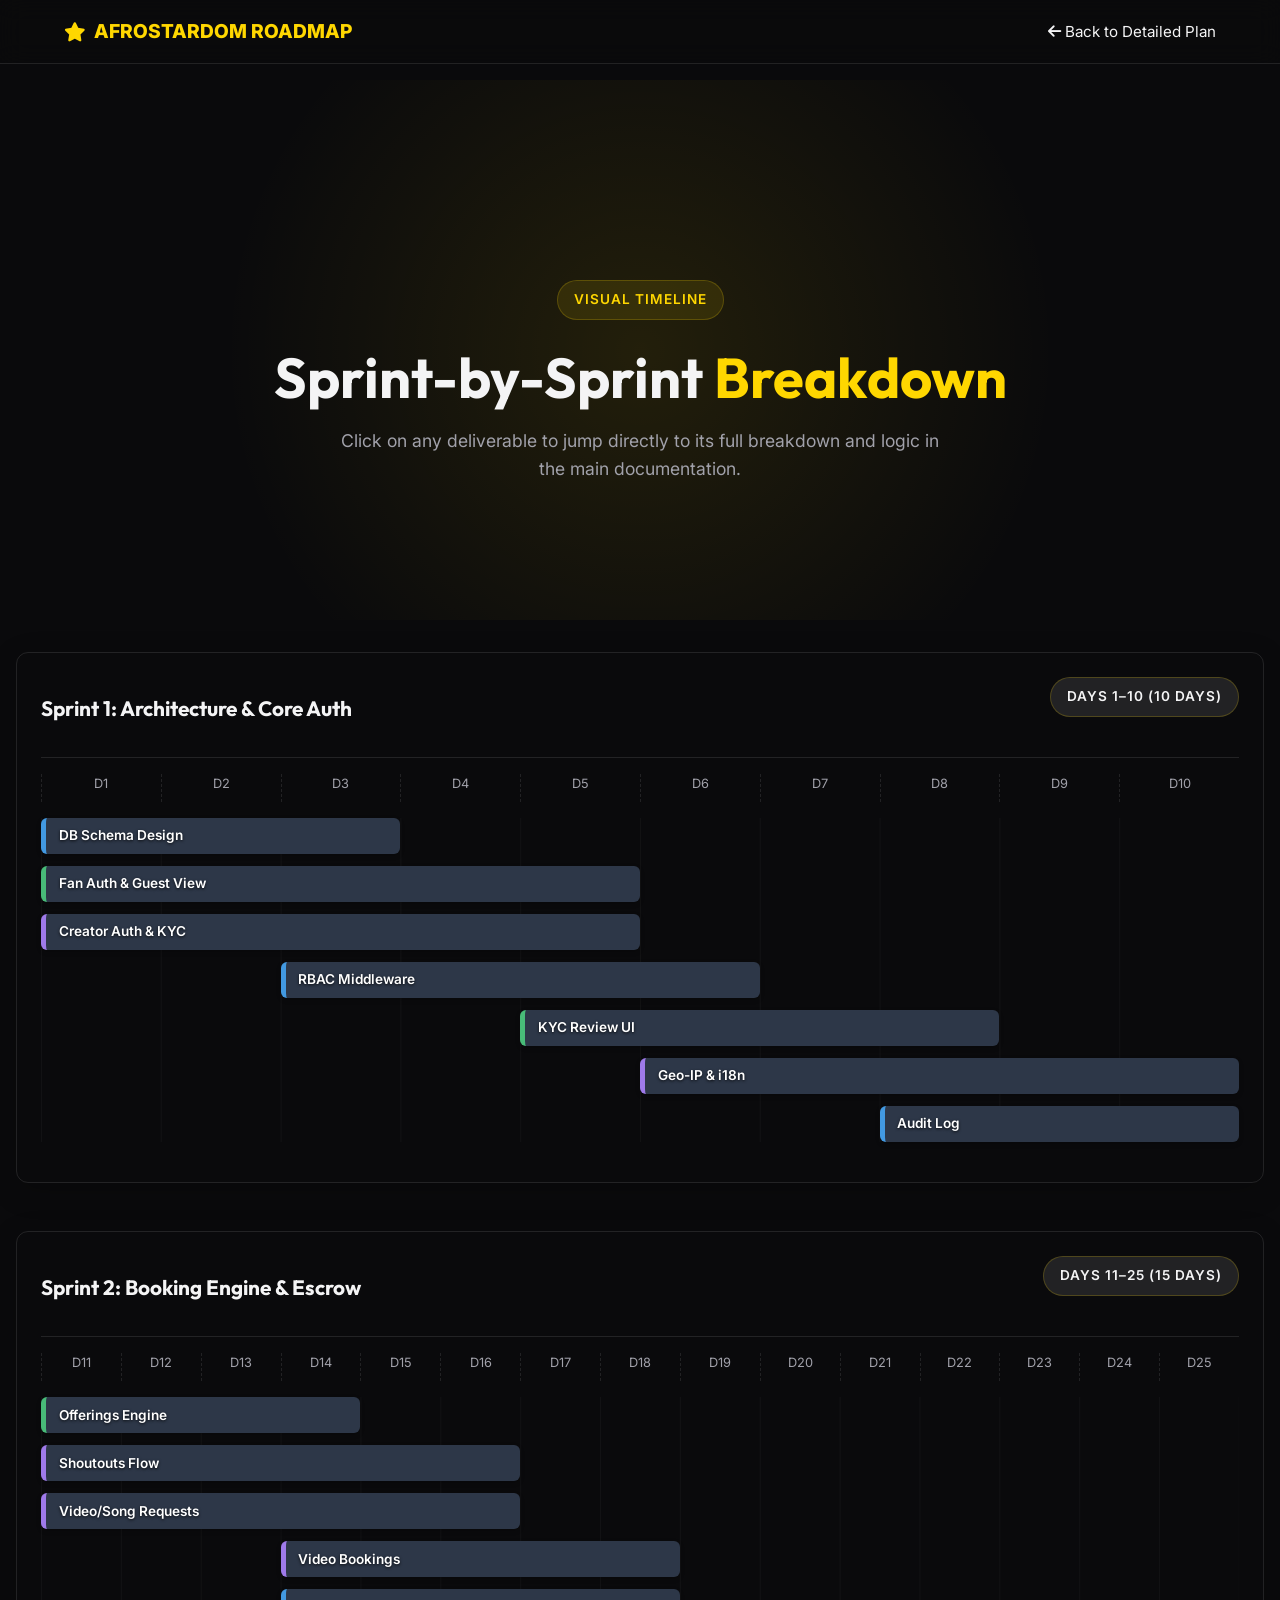
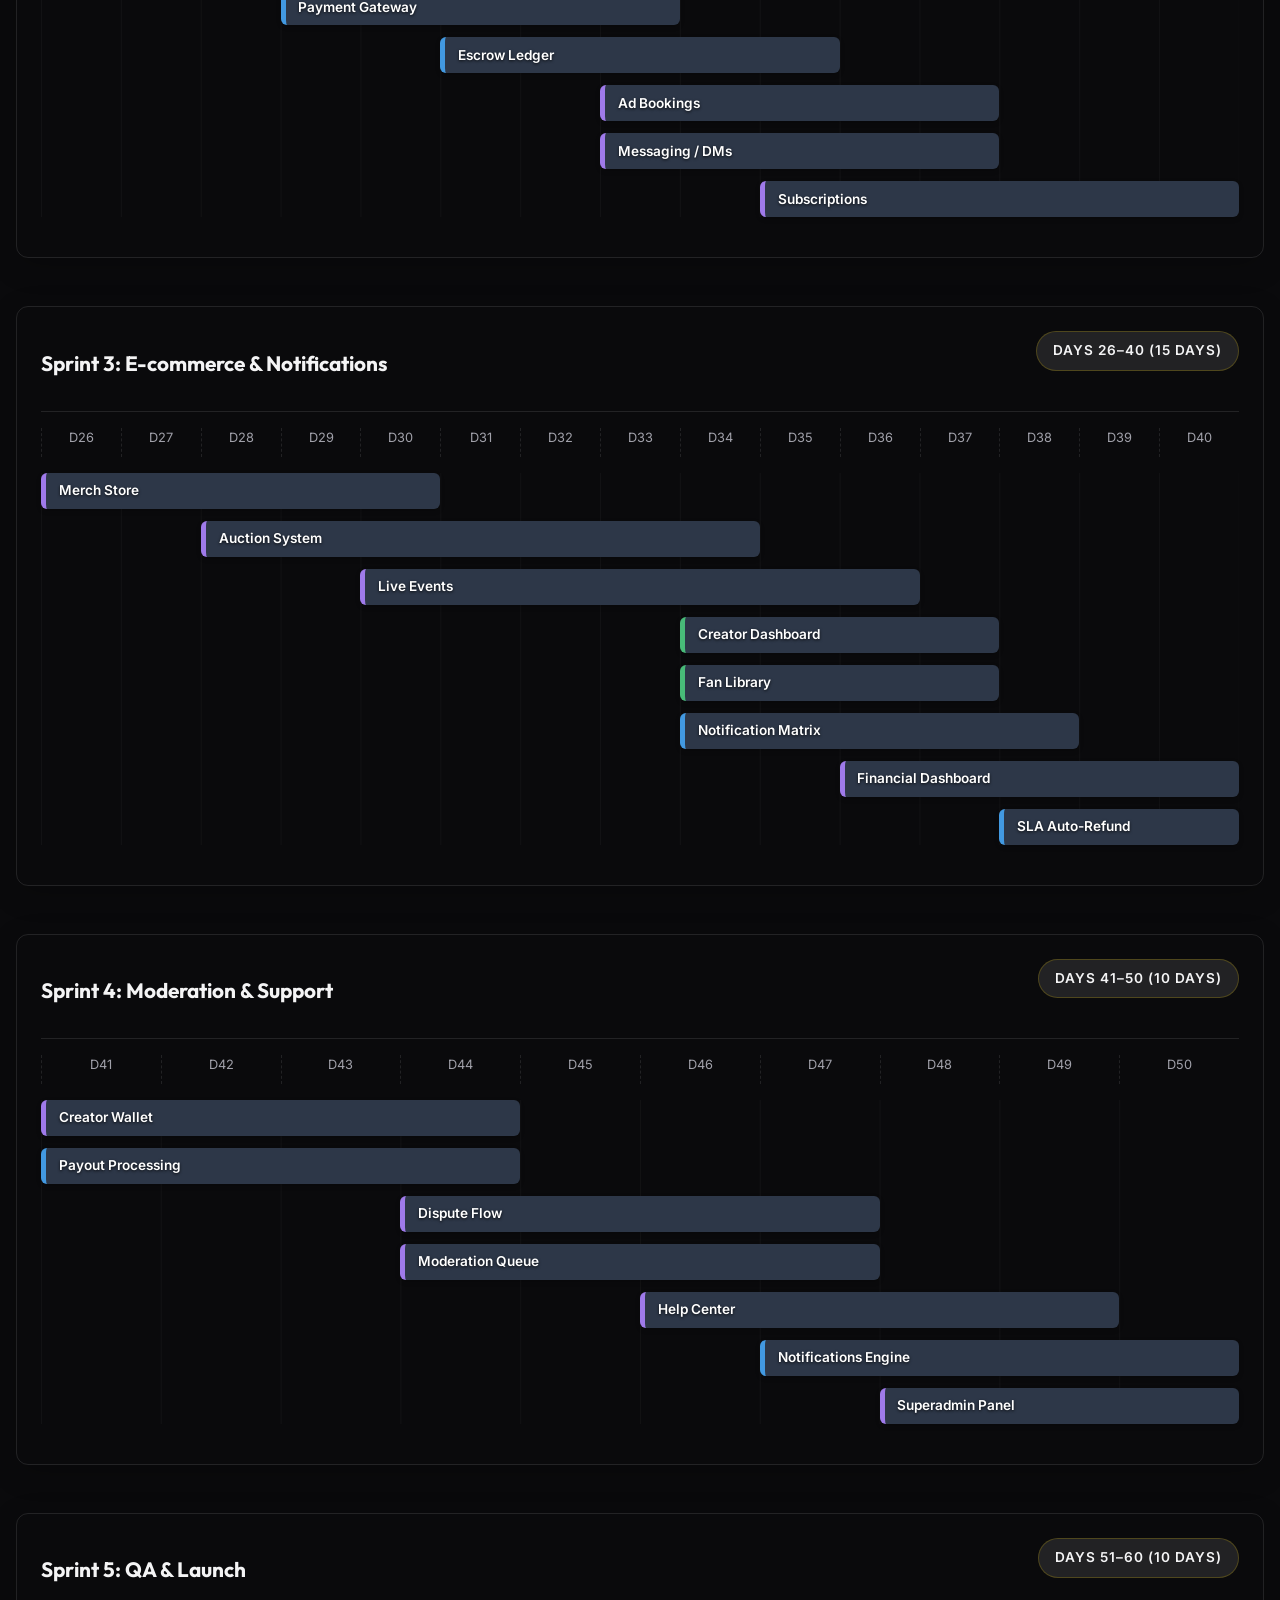
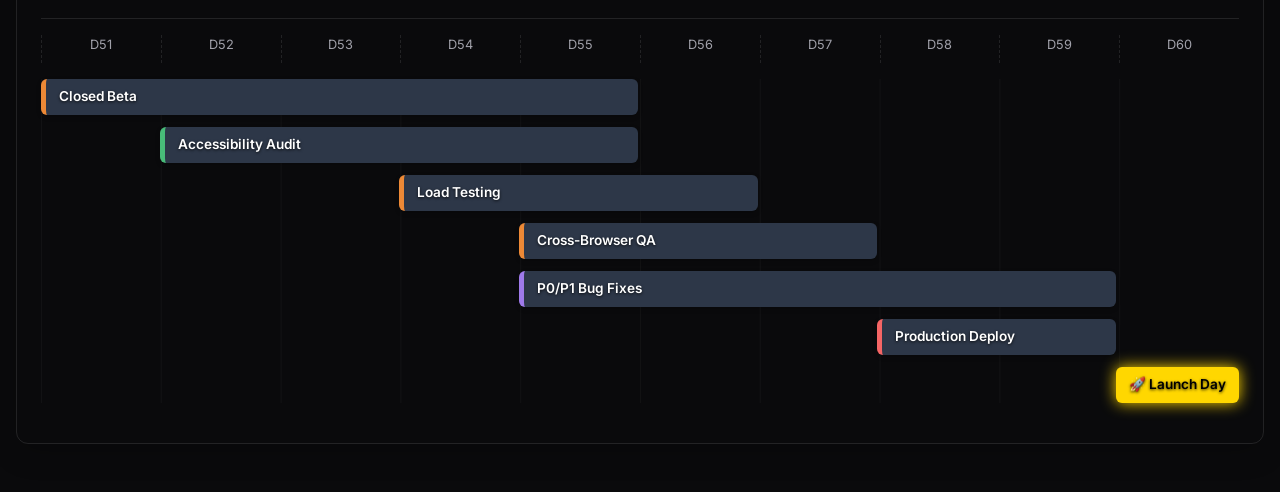
<file: visual-roadmap.html>
<!DOCTYPE html>
<html lang="en">
<head>
    <meta charset="UTF-8">
    <meta name="viewport" content="width=device-width, initial-scale=1.0">
    <title>Afrostardom | Visual Roadmap</title>
    <link rel="stylesheet" href="style.css">
    <link rel="stylesheet" href="visual-roadmap.css">
    <link href="https://cdnjs.cloudflare.com/ajax/libs/font-awesome/6.0.0/css/all.min.css" rel="stylesheet">
    <link href="https://fonts.googleapis.com/css2?family=Inter:wght@300;400;600;800&family=Outfit:wght@400;700;900&display=swap" rel="stylesheet">
</head>
<body>
    <nav class="navbar">
        <div class="logo">
            <i class="fa-solid fa-star highlight"></i> AFROSTARDOM ROADMAP
        </div>
        <ul class="nav-links">
            <li><a href="index.html"><i class="fa-solid fa-arrow-left"></i> Back to Detailed Plan</a></li>
        </ul>
    </nav>

    <div class="hero">
        <div class="container">
            <div class="badge">Visual Timeline</div>
            <h1>Sprint-by-Sprint <span class="highlight">Breakdown</span></h1>
            <p>Click on any deliverable to jump directly to its full breakdown and logic in the main documentation.</p>
        </div>
    </div>

    <main class="gantt-container">

        <!-- Sprint 1 -->
        <section class="sprint-container">
            <div class="sprint-header">
                <h2>Sprint 1: Architecture & Core Auth</h2>
                <span class="badge" style="background: rgba(255,255,255,0.1); color: var(--text);">Days 1–10 (10 Days)</span>
            </div>
            <div class="timeline-grid" style="--total-days: 10;">
                <div class="timeline-ticks" data-start="1" data-end="10"></div>
                <div class="tasks-area">
                    <a href="index.html#admin-plan" target="_blank" class="gantt-bar color-backend tooltip" style="--start: 1; --span: 3; --row: 1;">
                        <span class="gantt-bar-text">DB Schema Design</span>
                        <span class="tooltiptext">Days 1-3 | Backend | All</span>
                    </a>
                    <a href="index.html#fan-plan" target="_blank" class="gantt-bar color-frontend tooltip" style="--start: 1; --span: 5; --row: 2;">
                        <span class="gantt-bar-text">Fan Auth & Guest View</span>
                        <span class="tooltiptext">Days 1-5 | Frontend | Fan</span>
                    </a>
                    <a href="index.html#creator-plan" target="_blank" class="gantt-bar color-fullstack tooltip" style="--start: 1; --span: 5; --row: 3;">
                        <span class="gantt-bar-text">Creator Auth & KYC</span>
                        <span class="tooltiptext">Days 1-5 | Full-Stack | Creator</span>
                    </a>
                    <a href="index.html#admin-plan" target="_blank" class="gantt-bar color-backend tooltip" style="--start: 3; --span: 4; --row: 4;">
                        <span class="gantt-bar-text">RBAC Middleware</span>
                        <span class="tooltiptext">Days 3-6 | Backend | Admin</span>
                    </a>
                    <a href="index.html#admin-plan" target="_blank" class="gantt-bar color-frontend tooltip" style="--start: 5; --span: 4; --row: 5;">
                        <span class="gantt-bar-text">KYC Review UI</span>
                        <span class="tooltiptext">Days 5-8 | Frontend | Admin</span>
                    </a>
                    <a href="index.html#fan-plan" target="_blank" class="gantt-bar color-fullstack tooltip" style="--start: 6; --span: 5; --row: 6;">
                        <span class="gantt-bar-text">Geo-IP & i18n</span>
                        <span class="tooltiptext">Days 6-10 | Full-Stack | Fan</span>
                    </a>
                    <a href="index.html#admin-plan" target="_blank" class="gantt-bar color-backend tooltip" style="--start: 8; --span: 3; --row: 7;">
                        <span class="gantt-bar-text">Audit Log</span>
                        <span class="tooltiptext">Days 8-10 | Backend | Admin</span>
                    </a>
                </div>
            </div>
        </section>

        <!-- Sprint 2 -->
        <section class="sprint-container">
            <div class="sprint-header">
                <h2>Sprint 2: Booking Engine & Escrow</h2>
                <span class="badge" style="background: rgba(255,255,255,0.1); color: var(--text);">Days 11–25 (15 Days)</span>
            </div>
            <div class="timeline-grid" style="--total-days: 15;">
                <div class="timeline-ticks" data-start="11" data-end="25"></div>
                <div class="tasks-area">
                    <a href="index.html#creator-plan" target="_blank" class="gantt-bar color-frontend tooltip" style="--start: 1; --span: 4; --row: 1;">
                        <span class="gantt-bar-text">Offerings Engine</span>
                        <span class="tooltiptext">Days 11-14 | Frontend | Creator</span>
                    </a>
                    <a href="index.html#fan-plan" target="_blank" class="gantt-bar color-fullstack tooltip" style="--start: 1; --span: 6; --row: 2;">
                        <span class="gantt-bar-text">Shoutouts Flow</span>
                        <span class="tooltiptext">Days 11-16 | Full-Stack | Fan+Creator</span>
                    </a>
                    <a href="index.html#fan-plan" target="_blank" class="gantt-bar color-fullstack tooltip" style="--start: 1; --span: 6; --row: 3;">
                        <span class="gantt-bar-text">Video/Song Requests</span>
                        <span class="tooltiptext">Days 11-16 | Full-Stack | Fan+Creator</span>
                    </a>
                    <a href="index.html#fan-plan" target="_blank" class="gantt-bar color-fullstack tooltip" style="--start: 4; --span: 5; --row: 4;">
                        <span class="gantt-bar-text">Video Bookings</span>
                        <span class="tooltiptext">Days 14-18 | Full-Stack | Fan+Creator</span>
                    </a>
                    <a href="index.html#fan-plan" target="_blank" class="gantt-bar color-backend tooltip" style="--start: 4; --span: 5; --row: 5;">
                        <span class="gantt-bar-text">Payment Gateway</span>
                        <span class="tooltiptext">Days 14-18 | Backend | Fan</span>
                    </a>
                    <a href="index.html#admin-plan" target="_blank" class="gantt-bar color-backend tooltip" style="--start: 6; --span: 5; --row: 6;">
                        <span class="gantt-bar-text">Escrow Ledger</span>
                        <span class="tooltiptext">Days 16-20 | Backend | Admin+Creator</span>
                    </a>
                    <a href="index.html#creator-plan" target="_blank" class="gantt-bar color-fullstack tooltip" style="--start: 8; --span: 5; --row: 7;">
                        <span class="gantt-bar-text">Ad Bookings</span>
                        <span class="tooltiptext">Days 18-22 | Full-Stack | Fan+Creator</span>
                    </a>
                    <a href="index.html#fan-plan" target="_blank" class="gantt-bar color-fullstack tooltip" style="--start: 8; --span: 5; --row: 8;">
                        <span class="gantt-bar-text">Messaging / DMs</span>
                        <span class="tooltiptext">Days 18-22 | Full-Stack | Fan+Creator</span>
                    </a>
                    <a href="index.html#fan-plan" target="_blank" class="gantt-bar color-fullstack tooltip" style="--start: 10; --span: 6; --row: 9;">
                        <span class="gantt-bar-text">Subscriptions</span>
                        <span class="tooltiptext">Days 20-25 | Full-Stack | Fan+Creator</span>
                    </a>
                </div>
            </div>
        </section>

        <!-- Sprint 3 -->
        <section class="sprint-container">
            <div class="sprint-header">
                <h2>Sprint 3: E-commerce & Notifications</h2>
                <span class="badge" style="background: rgba(255,255,255,0.1); color: var(--text);">Days 26–40 (15 Days)</span>
            </div>
            <div class="timeline-grid" style="--total-days: 15;">
                <div class="timeline-ticks" data-start="26" data-end="40"></div>
                <div class="tasks-area">
                    <a href="index.html#fan-plan" target="_blank" class="gantt-bar color-fullstack tooltip" style="--start: 1; --span: 5; --row: 1;">
                        <span class="gantt-bar-text">Merch Store</span>
                        <span class="tooltiptext">Days 26-30 | Full-Stack | Fan+Creator</span>
                    </a>
                    <a href="index.html#fan-plan" target="_blank" class="gantt-bar color-fullstack tooltip" style="--start: 3; --span: 7; --row: 2;">
                        <span class="gantt-bar-text">Auction System</span>
                        <span class="tooltiptext">Days 28-34 | Full-Stack | Fan+Creator</span>
                    </a>
                    <a href="index.html#fan-plan" target="_blank" class="gantt-bar color-fullstack tooltip" style="--start: 5; --span: 7; --row: 3;">
                        <span class="gantt-bar-text">Live Events</span>
                        <span class="tooltiptext">Days 30-36 | Full-Stack | Fan+Creator</span>
                    </a>
                    <a href="index.html#creator-plan" target="_blank" class="gantt-bar color-frontend tooltip" style="--start: 9; --span: 4; --row: 4;">
                        <span class="gantt-bar-text">Creator Dashboard</span>
                        <span class="tooltiptext">Days 34-37 | Frontend | Creator</span>
                    </a>
                    <a href="index.html#fan-plan" target="_blank" class="gantt-bar color-frontend tooltip" style="--start: 9; --span: 4; --row: 5;">
                        <span class="gantt-bar-text">Fan Library</span>
                        <span class="tooltiptext">Days 34-37 | Frontend | Fan</span>
                    </a>
                    <a href="index.html#admin-plan" target="_blank" class="gantt-bar color-backend tooltip" style="--start: 9; --span: 5; --row: 6;">
                        <span class="gantt-bar-text">Notification Matrix</span>
                        <span class="tooltiptext">Days 34-38 | Backend | All</span>
                    </a>
                    <a href="index.html#admin-plan" target="_blank" class="gantt-bar color-fullstack tooltip" style="--start: 11; --span: 5; --row: 7;">
                        <span class="gantt-bar-text">Financial Dashboard</span>
                        <span class="tooltiptext">Days 36-40 | Full-Stack | Admin</span>
                    </a>
                    <a href="index.html#admin-plan" target="_blank" class="gantt-bar color-backend tooltip" style="--start: 13; --span: 3; --row: 8;">
                        <span class="gantt-bar-text">SLA Auto-Refund</span>
                        <span class="tooltiptext">Days 38-40 | Backend | All</span>
                    </a>
                </div>
            </div>
        </section>

        <!-- Sprint 4 -->
        <section class="sprint-container">
            <div class="sprint-header">
                <h2>Sprint 4: Moderation & Support</h2>
                <span class="badge" style="background: rgba(255,255,255,0.1); color: var(--text);">Days 41–50 (10 Days)</span>
            </div>
            <div class="timeline-grid" style="--total-days: 10;">
                <div class="timeline-ticks" data-start="41" data-end="50"></div>
                <div class="tasks-area">
                    <a href="index.html#creator-plan" target="_blank" class="gantt-bar color-fullstack tooltip" style="--start: 1; --span: 4; --row: 1;">
                        <span class="gantt-bar-text">Creator Wallet</span>
                        <span class="tooltiptext">Days 41-44 | Full-Stack | Creator</span>
                    </a>
                    <a href="index.html#admin-plan" target="_blank" class="gantt-bar color-backend tooltip" style="--start: 1; --span: 4; --row: 2;">
                        <span class="gantt-bar-text">Payout Processing</span>
                        <span class="tooltiptext">Days 41-44 | Backend | Admin</span>
                    </a>
                    <a href="index.html#admin-plan" target="_blank" class="gantt-bar color-fullstack tooltip" style="--start: 4; --span: 4; --row: 3;">
                        <span class="gantt-bar-text">Dispute Flow</span>
                        <span class="tooltiptext">Days 44-47 | Full-Stack | All</span>
                    </a>
                    <a href="index.html#admin-plan" target="_blank" class="gantt-bar color-fullstack tooltip" style="--start: 4; --span: 4; --row: 4;">
                        <span class="gantt-bar-text">Moderation Queue</span>
                        <span class="tooltiptext">Days 44-47 | Full-Stack | Admin</span>
                    </a>
                    <a href="index.html#fan-plan" target="_blank" class="gantt-bar color-fullstack tooltip" style="--start: 6; --span: 4; --row: 5;">
                        <span class="gantt-bar-text">Help Center</span>
                        <span class="tooltiptext">Days 46-49 | Full-Stack | All</span>
                    </a>
                    <a href="index.html#admin-plan" target="_blank" class="gantt-bar color-backend tooltip" style="--start: 7; --span: 4; --row: 6;">
                        <span class="gantt-bar-text">Notifications Engine</span>
                        <span class="tooltiptext">Days 47-50 | Backend | All</span>
                    </a>
                    <a href="index.html#admin-plan" target="_blank" class="gantt-bar color-fullstack tooltip" style="--start: 8; --span: 3; --row: 7;">
                        <span class="gantt-bar-text">Superadmin Panel</span>
                        <span class="tooltiptext">Days 48-50 | Full-Stack | Admin</span>
                    </a>
                </div>
            </div>
        </section>

        <!-- Sprint 5 -->
        <section class="sprint-container">
            <div class="sprint-header">
                <h2>Sprint 5: QA & Launch</h2>
                <span class="badge" style="background: rgba(255,255,255,0.1); color: var(--text);">Days 51–60 (10 Days)</span>
            </div>
            <div class="timeline-grid" style="--total-days: 10;">
                <div class="timeline-ticks" data-start="51" data-end="60"></div>
                <div class="tasks-area">
                    <a href="index.html#launch-plan" target="_blank" class="gantt-bar color-qa tooltip" style="--start: 1; --span: 5; --row: 1;">
                        <span class="gantt-bar-text">Closed Beta</span>
                        <span class="tooltiptext">Days 51-55 | QA | All</span>
                    </a>
                    <a href="index.html#creator-plan" target="_blank" class="gantt-bar color-frontend tooltip" style="--start: 2; --span: 4; --row: 2;">
                        <span class="gantt-bar-text">Accessibility Audit</span>
                        <span class="tooltiptext">Days 52-55 | Frontend | All</span>
                    </a>
                    <a href="index.html#launch-plan" target="_blank" class="gantt-bar color-qa tooltip" style="--start: 4; --span: 3; --row: 3;">
                        <span class="gantt-bar-text">Load Testing</span>
                        <span class="tooltiptext">Days 54-56 | DevOps | All</span>
                    </a>
                    <a href="index.html#launch-plan" target="_blank" class="gantt-bar color-qa tooltip" style="--start: 5; --span: 3; --row: 4;">
                        <span class="gantt-bar-text">Cross-Browser QA</span>
                        <span class="tooltiptext">Days 55-57 | QA | Fan</span>
                    </a>
                    <a href="index.html#core-fixes" target="_blank" class="gantt-bar color-fullstack tooltip" style="--start: 5; --span: 5; --row: 5;">
                        <span class="gantt-bar-text">P0/P1 Bug Fixes</span>
                        <span class="tooltiptext">Days 55-59 | All Devs | All</span>
                    </a>
                    <a href="index.html#launch-plan" target="_blank" class="gantt-bar color-devops tooltip" style="--start: 8; --span: 2; --row: 6;">
                        <span class="gantt-bar-text">Production Deploy</span>
                        <span class="tooltiptext">Days 58-59 | DevOps | All</span>
                    </a>
                    <a href="index.html#gtm-plan" target="_blank" class="gantt-bar color-devops tooltip" style="--start: 10; --span: 1; --row: 7; background-color: var(--primary); border-left: none; box-shadow: 0 0 15px var(--primary);">
                        <span class="gantt-bar-text" style="color: #000;">🚀 Launch Day</span>
                        <span class="tooltiptext" style="color: #fff;">Day 60 | All Teams | All</span>
                    </a>
                </div>
            </div>
        </section>

    </main>

    <script>
        // Generate the days for the grid header dynamically based on the start/end attributes
        document.querySelectorAll('.timeline-ticks').forEach(container => {
            const start = parseInt(container.getAttribute('data-start'));
            const end = parseInt(container.getAttribute('data-end'));
            
            for (let i = start; i <= end; i++) {
                const tick = document.createElement('div');
                tick.className = 'tick';
                tick.innerHTML = `<span>D${i}</span>`;
                container.appendChild(tick);
            }
        });
    </script>
</body>
</html>
</file>
<file: style.css>
:root {
    --bg-dark: #0a0a0c;
    --bg-card: #141418;
    --bg-card-inner: #1c1c22;
    --primary: #FFD700;
    --primary-hover: #e5c100;
    --text-main: #f4f4f5;
    --text-muted: #a1a1aa;
    --border: rgba(255, 255, 255, 0.1);
    --glass-blur: 12px;
}

* {
    margin: 0;
    padding: 0;
    box-sizing: border-box;
}

body {
    font-family: 'Inter', sans-serif;
    background-color: var(--bg-dark);
    color: var(--text-main);
    line-height: 1.6;
    overflow-x: hidden;
}

h1, h2, h3, h4 {
    font-family: 'Outfit', sans-serif;
}

.navbar {
    display: flex;
    justify-content: space-between;
    align-items: center;
    padding: 1rem 5%;
    background: rgba(10, 10, 12, 0.9);
    backdrop-filter: blur(var(--glass-blur));
    position: fixed;
    width: 100%;
    top: 0;
    z-index: 100;
    border-bottom: 1px solid var(--border);
}

.logo {
    font-size: 1.2rem;
    font-weight: 800;
    color: var(--primary);
    display: flex;
    align-items: center;
    gap: 0.5rem;
}

.nav-progress {
    display: flex;
    align-items: center;
    gap: 1rem;
    width: 250px;
}

.progress-bar-wrap-small {
    flex: 1;
    height: 6px;
    background: var(--bg-card-inner);
    border-radius: 6px;
    overflow: hidden;
}

#nav-progress-bar {
    height: 100%;
    background: var(--primary);
    width: 0%;
    transition: width 0.3s ease;
}

#nav-progress-text {
    font-size: 0.85rem;
    font-weight: 600;
    color: var(--primary);
}

.nav-links {
    display: flex;
    list-style: none;
    gap: 2rem;
}

.nav-links a {
    color: var(--text-main);
    text-decoration: none;
    font-size: 0.95rem;
    transition: color 0.3s ease;
}

.nav-links a:hover {
    color: var(--primary);
}

.container {
    width: 90%;
    max-width: 1000px;
    margin: 0 auto;
}

.hero {
    min-height: 60vh;
    display: flex;
    align-items: center;
    justify-content: center;
    text-align: center;
    background: radial-gradient(circle at center, rgba(255,215,0,0.1) 0%, transparent 60%);
    padding-top: 4rem;
    margin-top: 80px;
}

.badge {
    background: rgba(255, 215, 0, 0.1);
    color: var(--primary);
    padding: 0.5rem 1rem;
    border-radius: 50px;
    font-size: 0.85rem;
    font-weight: 600;
    text-transform: uppercase;
    letter-spacing: 1px;
    border: 1px solid rgba(255, 215, 0, 0.2);
    margin-bottom: 1.5rem;
    display: inline-block;
}

.hero h1 {
    font-size: 3.5rem;
    line-height: 1.2;
    margin-bottom: 1rem;
}

.highlight {
    color: var(--primary);
}

.hero p {
    font-size: 1.1rem;
    color: var(--text-muted);
    max-width: 600px;
    margin: 0 auto;
}

.section {
    padding: 4rem 0;
}

.section-title {
    font-size: 2.2rem;
    margin-bottom: 0.5rem;
    display: flex;
    align-items: center;
    gap: 1rem;
}

.section-subtitle {
    color: var(--text-muted);
    margin-bottom: 2.5rem;
    font-size: 1.1rem;
}

.plan-section {
    border-bottom: 1px solid var(--border);
}

.phase-card {
    background: var(--bg-card);
    border: 1px solid var(--border);
    border-radius: 12px;
    margin-bottom: 2rem;
    overflow: hidden;
}

.phase-card h3 {
    background: rgba(255,255,255,0.03);
    padding: 1rem 1.5rem;
    border-bottom: 1px solid var(--border);
    font-size: 1.2rem;
    color: var(--primary);
}

.details {
    padding: 1.5rem;
}

.details h4 {
    color: var(--text-main);
    margin: 1.5rem 0 0.5rem 0;
    font-size: 1rem;
}

.details h4:first-child {
    margin-top: 0;
}

.details p {
    color: var(--text-muted);
    font-size: 0.95rem;
    margin-bottom: 1rem;
}

.feature-block {
    background: var(--bg-card-inner);
    border: 1px solid var(--border);
    border-radius: 8px;
    padding: 1rem 1.5rem;
    margin: 1rem 0;
}

.feature-block h4 {
    color: var(--primary);
    margin-top: 0;
}

.feature-block p {
    margin-bottom: 0.5rem;
}

.task {
    display: flex;
    align-items: flex-start;
    gap: 1rem;
    cursor: pointer;
    font-size: 0.95rem;
    color: var(--text-main);
    background: rgba(255, 215, 0, 0.03);
    padding: 1rem;
    border: 1px solid rgba(255,215,0,0.1);
    border-radius: 8px;
    margin-top: 0.5rem;
    transition: all 0.2s ease;
}

.task:hover {
    background: rgba(255, 215, 0, 0.08);
}

.task input {
    display: none;
}

.custom-cb {
    width: 22px;
    height: 22px;
    border: 2px solid var(--text-muted);
    border-radius: 6px;
    display: inline-block;
    position: relative;
    margin-top: 2px;
    transition: all 0.2s ease;
    flex-shrink: 0;
}

.task input:checked + .custom-cb {
    background: var(--primary);
    border-color: var(--primary);
}

.task input:checked + .custom-cb::after {
    content: '\f00c';
    font-family: 'Font Awesome 6 Free';
    font-weight: 900;
    color: #000;
    position: absolute;
    top: 50%;
    left: 50%;
    transform: translate(-50%, -50%);
    font-size: 12px;
}

.task input:checked ~ span {
    text-decoration: line-through;
    opacity: 0.4;
}

/* Harmonized Persona Tables */
.deliverable-table {
    width: 100%;
    border-collapse: collapse;
    margin: 1rem 0 1.5rem 0;
    font-size: 0.9rem;
}

.deliverable-table thead th {
    background: rgba(255, 215, 0, 0.1);
    color: var(--primary);
    padding: 0.75rem 1rem;
    text-align: left;
    font-weight: 600;
    border-bottom: 2px solid rgba(255, 215, 0, 0.2);
}

.deliverable-table tbody td {
    padding: 0.75rem 1rem;
    border-bottom: 1px solid var(--border);
    color: var(--text-muted);
}

.deliverable-table tbody tr:hover td {
    background: rgba(255, 255, 255, 0.03);
    color: var(--text-main);
}

.risk-card h3 {
    background: rgba(255, 60, 60, 0.08) !important;
    color: #ff6b6b !important;
}

.risk-table tbody td:nth-child(2) {
    color: #ff6b6b;
    font-weight: 600;
}

.risk-table tbody td:nth-child(3) {
    color: var(--primary);
    font-weight: 600;
}

/* Missing Features Priority System */
.priority-legend {
    display: flex;
    gap: 1.5rem;
    margin-bottom: 2rem;
    flex-wrap: wrap;
}

.priority-tag {
    padding: 0.5rem 1rem;
    border-radius: 8px;
    font-size: 0.9rem;
    font-weight: 600;
}

.p-launch {
    background: rgba(255, 60, 60, 0.1);
    border: 1px solid rgba(255, 60, 60, 0.3);
    color: #ff6b6b;
}

.p-future {
    background: rgba(34, 197, 94, 0.1);
    border: 1px solid rgba(34, 197, 94, 0.3);
    color: #22c55e;
}

.priority-inline {
    font-size: 0.7rem;
    padding: 0.2rem 0.6rem;
    border-radius: 4px;
    background: rgba(255, 60, 60, 0.15);
    color: #ff6b6b;
    margin-left: 0.5rem;
    vertical-align: middle;
}

.future-inline {
    background: rgba(34, 197, 94, 0.15) !important;
    color: #22c55e !important;
}

.future-card {
    border-color: rgba(34, 197, 94, 0.2);
}

.future-card h3 {
    background: rgba(34, 197, 94, 0.05) !important;
    color: #22c55e !important;
}

.priority-reason {
    background: rgba(255, 255, 255, 0.03);
    border-left: 3px solid var(--primary);
    padding: 0.75rem 1rem;
    margin-bottom: 1rem;
    font-style: italic;
}

/* Gallery */
.gallery {
    padding-top: 2rem;
}

.masonry-grid {
    display: grid;
    grid-template-columns: repeat(auto-fit, minmax(300px, 1fr));
    gap: 1.5rem;
}

.gallery-item {
    position: relative;
    border-radius: 12px;
    overflow: hidden;
    border: 1px solid var(--border);
    aspect-ratio: 16/9;
}

.gallery-item img {
    width: 100%;
    height: 100%;
    object-fit: cover;
    transition: transform 0.5s ease;
}

.gallery-item:hover img {
    transform: scale(1.05);
}

.overlay {
    position: absolute;
    bottom: 0;
    left: 0;
    width: 100%;
    padding: 1rem;
    background: linear-gradient(transparent, rgba(0,0,0,0.9));
    color: white;
    font-weight: 600;
    transform: translateY(100%);
    transition: transform 0.3s ease;
}

.gallery-item:hover .overlay {
    transform: translateY(0);
}

footer {
    text-align: center;
    padding: 2rem;
    border-top: 1px solid var(--border);
    color: var(--text-muted);
}

/* Responsive */
@media (max-width: 1024px) {
    .nav-links { gap: 1rem; }
    .nav-links a { font-size: 0.8rem; }
    .nav-progress { width: 150px; }
}

@media (max-width: 768px) {
    .navbar { flex-wrap: wrap; gap: 0.5rem; }
    .nav-links { gap: 0.6rem; flex-wrap: wrap; }
    .hero h1 { font-size: 2.2rem; }
    .section-title { font-size: 1.6rem; }
    .deliverable-table { font-size: 0.8rem; }
    .deliverable-table thead th,
    .deliverable-table tbody td { padding: 0.5rem; }
}
</file>
<file: visual-roadmap.css>
/* visual-roadmap.css */

.gantt-container {
    width: 100%;
    max-width: 1400px;
    margin: 2rem auto;
    padding: 0 1rem;
}

/* Individual Sprint Containers */
.sprint-container {
    background-color: var(--surface);
    border-radius: 12px;
    border: 1px solid rgba(255, 255, 255, 0.1);
    box-shadow: 0 8px 30px rgba(0, 0, 0, 0.2);
    padding: 1.5rem;
    margin-bottom: 3rem;
    overflow-x: auto; /* Allow horizontal scrolling if container is too small */
}

/* Timeline Header */
.sprint-header {
    display: flex;
    justify-content: space-between;
    align-items: center;
    border-bottom: 1px solid rgba(255, 255, 255, 0.1);
    padding-bottom: 1rem;
    margin-bottom: 1rem;
}

.sprint-header h2 {
    font-size: 1.3rem;
    margin: 0;
    color: var(--text);
}

/* Timeline Grid Layout */
.timeline-grid {
    display: grid;
    /* Divide the grid by the total days in this specific sprint */
    grid-template-columns: repeat(var(--total-days), 1fr);
    position: relative;
    padding-bottom: 1rem;
    min-width: 800px; /* Force minimum width to keep bars wide enough for text */
}

/* Day Markers (Ticks) */
.timeline-ticks {
    display: grid;
    grid-template-columns: repeat(var(--total-days), 1fr);
    grid-column: 1 / -1;
    grid-row: 1;
    margin-bottom: 1rem;
}

.tick {
    text-align: center;
    font-size: 0.8rem;
    color: var(--text-muted);
    border-left: 1px dashed rgba(255, 255, 255, 0.1);
    padding-bottom: 0.5rem;
    position: relative;
}

/* Task Bar Area */
.tasks-area {
    display: grid;
    grid-template-columns: repeat(var(--total-days), 1fr);
    grid-column: 1 / -1;
    grid-row: 2;
    row-gap: 12px; /* Add vertical space between tasks */
    /* Add vertical dashed lines for days extending down */
    background-image: linear-gradient(to right, rgba(255,255,255,0.03) 1px, transparent 1px);
    background-size: calc(100% / var(--total-days)) 100%;
}

/* Individual Clickable Bars */
.gantt-bar {
    grid-column: var(--start) / span var(--span);
    grid-row: var(--row);
    border-radius: 6px;
    font-size: 0.85rem;
    font-weight: 600;
    color: #fff;
    text-decoration: none;
    display: flex;
    align-items: center;
    justify-content: flex-start; /* Align text to start */
    padding: 0.5rem 0.8rem;
    
    /* Crucial fix for text overflow */
    white-space: nowrap;
    overflow: visible; /* Let text break out if the box is too small */
    
    transition: all 0.2s ease;
    cursor: pointer;
    box-shadow: 0 2px 5px rgba(0,0,0,0.2);
    height: 36px;
    position: relative;
    z-index: 1;
}

/* Make sure text doesn't get clipped and stays visible */
.gantt-bar-text {
    z-index: 2;
    pointer-events: none;
    text-shadow: 0 1px 3px rgba(0,0,0,0.8);
    position: sticky; /* Keep text visible while scrolling */
    left: 10px;
}

.gantt-bar:hover {
    transform: translateY(-2px);
    box-shadow: 0 4px 10px rgba(0,0,0,0.4);
    filter: brightness(1.1);
    z-index: 10;
}

/* Colors based on Team type */
.color-backend { background-color: #2D3748; border-left: 5px solid #4299E1; }
.color-frontend { background-color: #2D3748; border-left: 5px solid #48BB78; }
.color-fullstack { background-color: #2D3748; border-left: 5px solid #9F7AEA; }
.color-qa { background-color: #2D3748; border-left: 5px solid #ED8936; }
.color-devops { background-color: #2D3748; border-left: 5px solid #F56565; }

/* Tooltips */
.tooltip {
    position: relative;
}

.tooltip .tooltiptext {
    visibility: hidden;
    width: max-content;
    background-color: var(--surface);
    color: #fff;
    text-align: center;
    border-radius: 6px;
    padding: 0.5rem 1rem;
    position: absolute;
    bottom: 130%;
    left: 50%;
    transform: translateX(-50%);
    opacity: 0;
    transition: opacity 0.3s;
    font-weight: 400;
    font-size: 0.8rem;
    border: 1px solid rgba(255,255,255,0.1);
    box-shadow: 0 5px 15px rgba(0,0,0,0.5);
    pointer-events: none;
    z-index: 20;
}

.tooltip:hover .tooltiptext {
    visibility: visible;
    opacity: 1;
}
</file>
